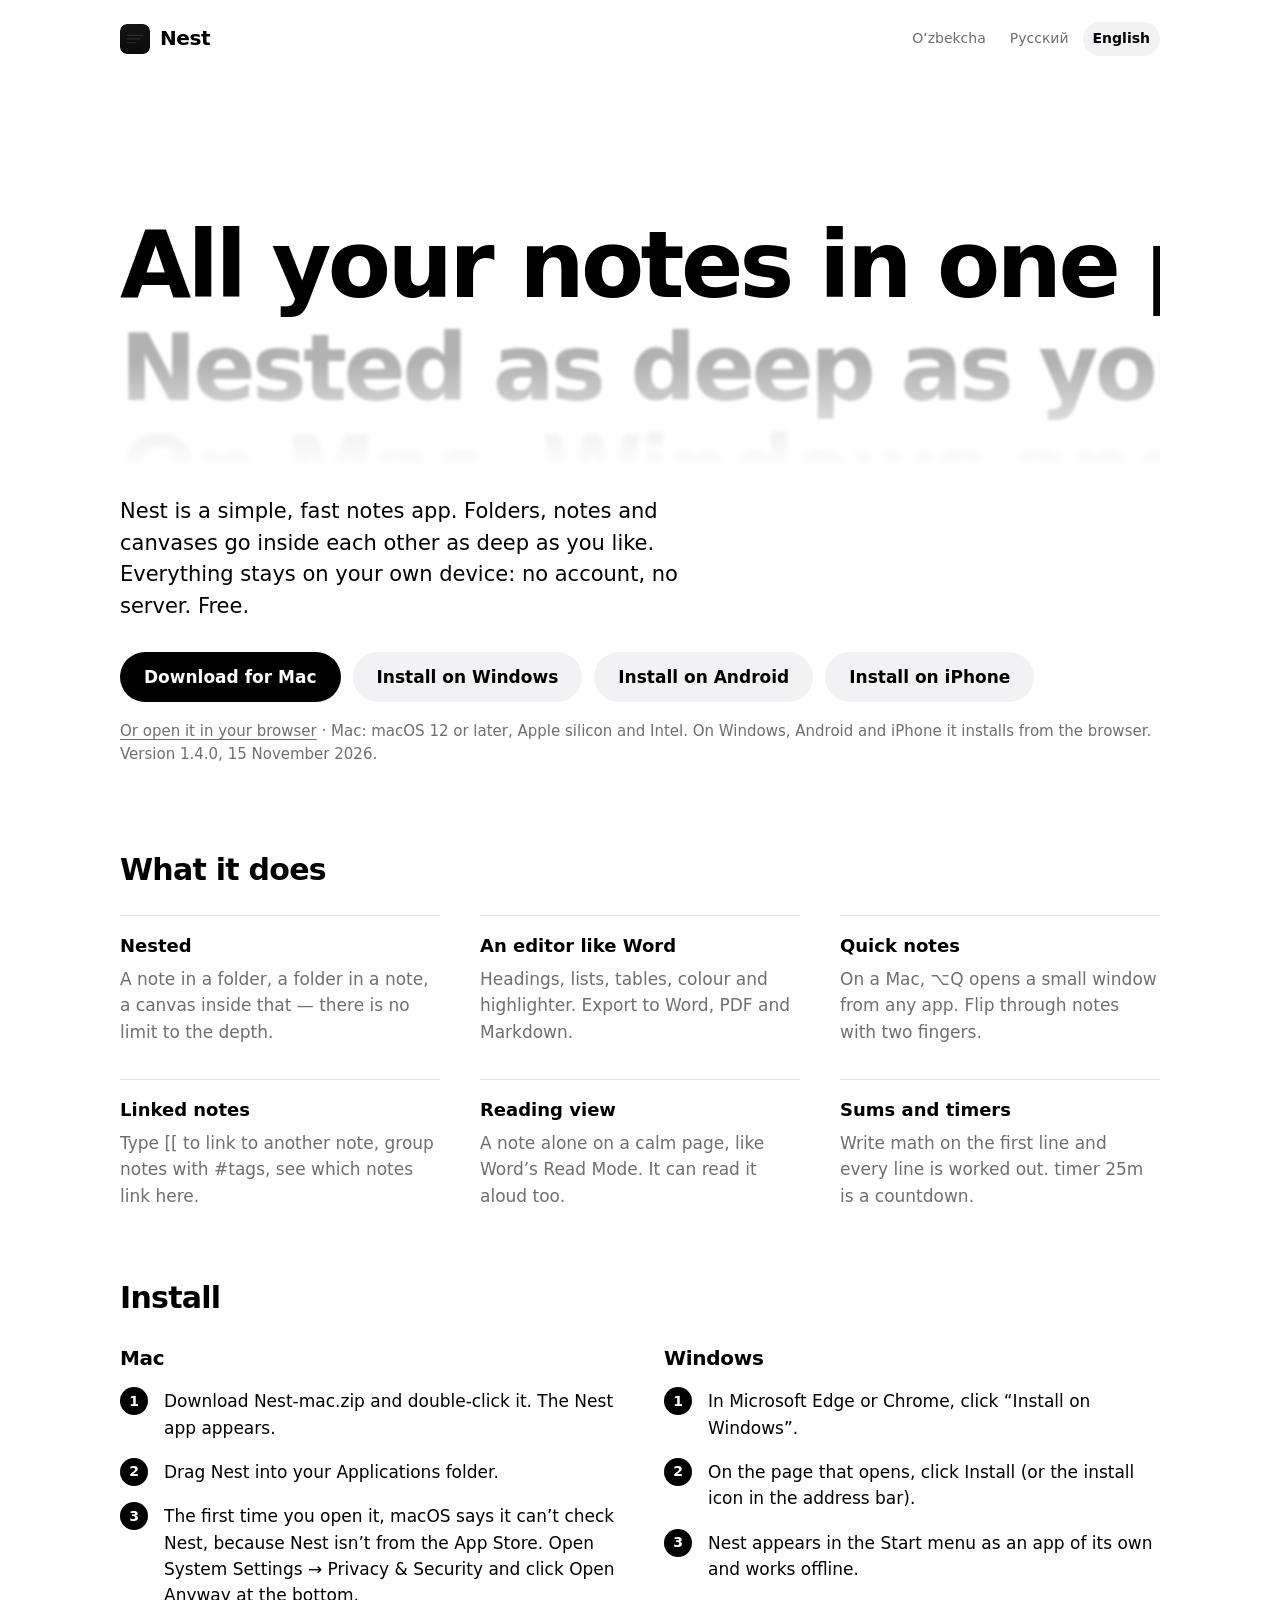
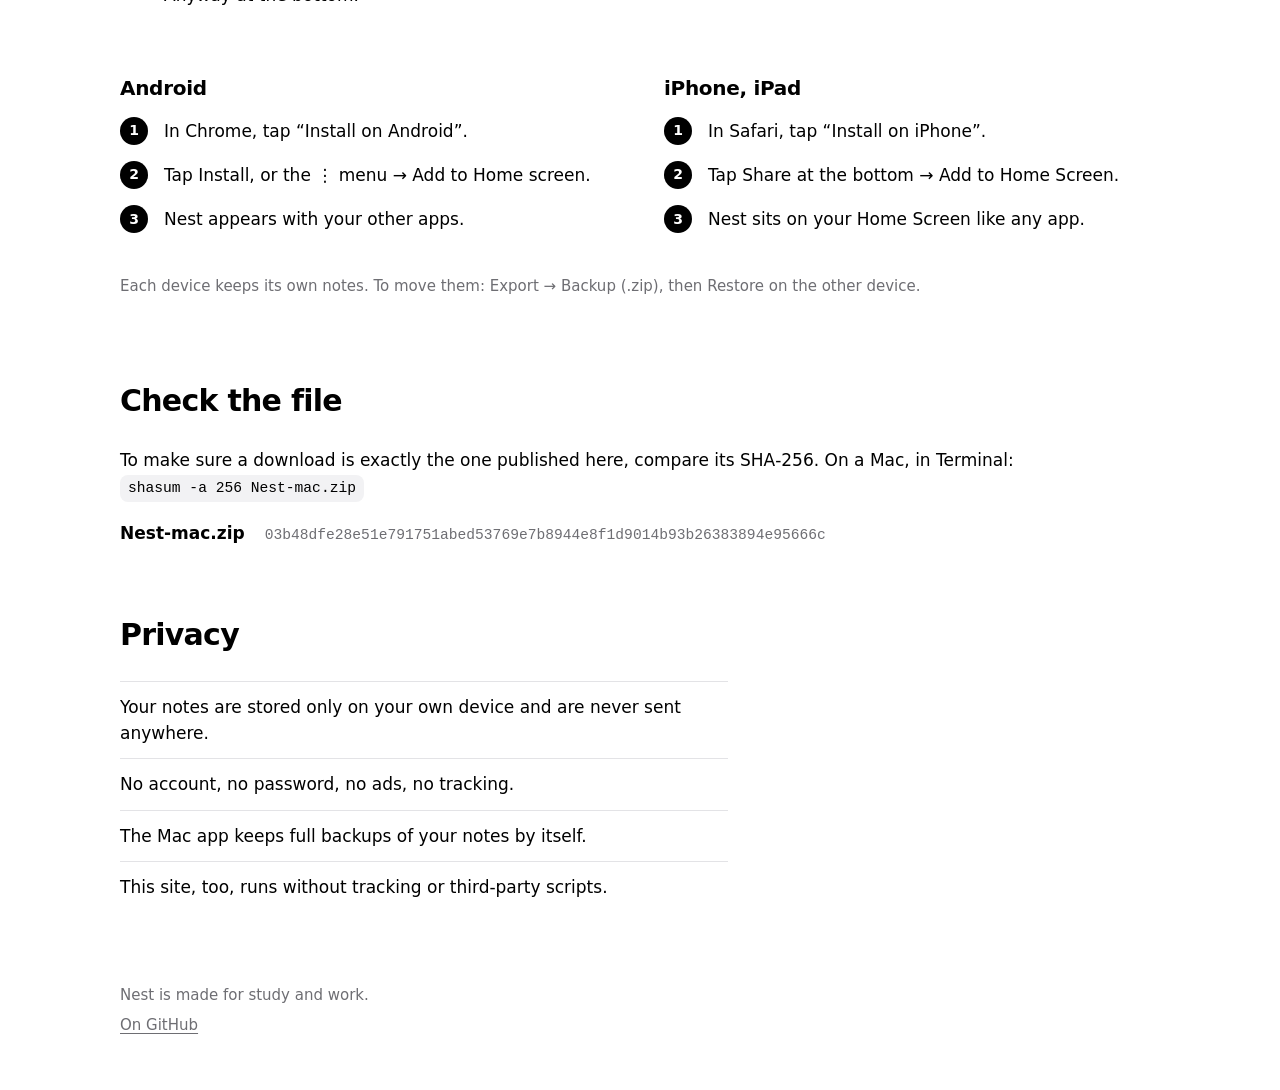
<file: index.html>
<!doctype html>
<html lang="uz">
  <head>
    <meta charset="utf-8" />
    <meta name="viewport" content="width=device-width, initial-scale=1" />
    <meta name="color-scheme" content="light dark" />
    <meta name="referrer" content="no-referrer" />
    <meta
      name="description"
      content="Nest — ichma-ich qaydlar ilovasi: papka, qayd va kanvaslar bir-birining ichida. Internetsiz ishlaydi, qaydlar faqat qurilmangizda. Mac, Windows, Android va iPhone uchun bepul."
    />
    <title data-i18n-title="title">Nest — qaydlar ilovasi: Mac, Windows, Android, iPhone</title>
    <link rel="icon" type="image/svg+xml" href="assets/icon.svg" />
    <link rel="apple-touch-icon" href="apple-touch-icon.png" />
    <link rel="stylesheet" href="assets/style.css" />
    <script>
      // Nest installed from this address before the app moved to app/: open the app.
      if (window.matchMedia('(display-mode: standalone)').matches || navigator.standalone === true) {
        location.replace('app/' + location.hash);
      }
    </script>
  </head>
  <body>
    <header class="top">
      <a class="brand" href="./">
        <img src="assets/icon.svg" width="30" height="30" alt="" />
        Nest
      </a>
      <nav class="langs" data-i18n-label="language" aria-label="Til">
        <button type="button" data-lang="uz" aria-pressed="true">Oʻzbekcha</button>
        <button type="button" data-lang="ru" aria-pressed="false">Русский</button>
        <button type="button" data-lang="en" aria-pressed="false">English</button>
      </nav>
    </header>

    <main>
      <section class="hero">
        <h1 class="sr-only" data-i18n="title">Nest — qaydlar ilovasi: Mac, Windows, Android, iPhone</h1>
        <div class="lyrics" aria-hidden="true">
          <ol>
            <li data-i18n="lyric1">Qaydlaringiz bitta joyda.</li>
            <li data-i18n="lyric2">Ichma-ich, istalgancha.</li>
            <li data-i18n="lyric3">Mac, Windows va telefonda.</li>
            <li data-i18n="lyric4">Internetsiz ham.</li>
            <li data-i18n="lyric5">Faqat sizniki.</li>
          </ol>
        </div>
        <p class="lead" data-i18n="lead">
          Nest — oddiy va tez qaydlar ilovasi. Papka, qayd va kanvaslar bir-birining ichiga istalgancha
          joylashadi. Hammasi oʻz qurilmangizda saqlanadi: akkaunt ham, server ham yoʻq. Bepul.
        </p>
        <div class="actions" id="actions">
          <a class="button" id="get-mac" href="download/Nest-mac.zip" data-platform="mac" data-i18n="getMac">Mac uchun yuklab olish</a>
          <a class="button" id="get-windows" href="app/?install=windows" data-platform="windows" data-i18n="getWindows">Windows’ga oʻrnatish</a>
          <a class="button" id="get-android" href="app/?install=android" data-platform="android" data-i18n="getAndroid">Android’ga oʻrnatish</a>
          <a class="button" id="get-iphone" href="app/?install=ios" data-platform="ios" data-i18n="getIphone">iPhone’ga oʻrnatish</a>
        </div>
        <p class="fine">
          <a href="app/" data-i18n="openWeb">Yoki brauzerda oching</a> ·
          <span data-i18n="requirements">Mac: macOS 12 yoki yangisi, Apple silicon va Intel. Windows, Android va iPhone’da brauzer orqali oʻrnatiladi.</span>
          <span id="version"></span>
        </p>
      </section>

      <section aria-labelledby="features-title">
        <h2 id="features-title" data-i18n="featuresTitle">Nima qila oladi</h2>
        <dl class="features">
          <div>
            <dt data-i18n="f1t">Ichma-ich</dt>
            <dd data-i18n="f1d">Papka ichida qayd, qayd ichida papka, uning ichida kanvas — chuqurlikka chek yoʻq.</dd>
          </div>
          <div>
            <dt data-i18n="f2t">Word’dagidek muharrir</dt>
            <dd data-i18n="f2d">Sarlavha, roʻyxat, jadval, rang va marker. Word, PDF va Markdown’ga eksport.</dd>
          </div>
          <div>
            <dt data-i18n="f3t">Tezkor qayd</dt>
            <dd data-i18n="f3d">Mac’da ⌥Q istalgan ilovadan kichik oyna ochadi. Ikki barmoq bilan qaydlarni varaqlaysiz.</dd>
          </div>
          <div>
            <dt data-i18n="f4t">Bogʻlangan qaydlar</dt>
            <dd data-i18n="f4d">[[ yozib boshqa qaydga havola qoʻying, #teglar bilan guruhlang, qaysi qaydlar shunga bogʻlanganini koʻring.</dd>
          </div>
          <div>
            <dt data-i18n="f5t">Oʻqish rejimi</dt>
            <dd data-i18n="f5d">Qayd toza sahifada, Word’ning Read Mode’idek. Xohlasangiz, ovoz chiqarib oʻqib beradi.</dd>
          </div>
          <div>
            <dt data-i18n="f6t">Hisob va taymer</dt>
            <dd data-i18n="f6d">Birinchi qatorga math yozsangiz, har bir qator hisoblanadi. timer 25m — taymer.</dd>
          </div>
        </dl>
      </section>

      <section aria-labelledby="install-title">
        <h2 id="install-title" data-i18n="installTitle">Oʻrnatish</h2>
        <div class="columns">
          <div id="install-mac">
            <h3>Mac</h3>
            <ol class="steps">
              <li data-i18n="mac1">Nest-mac.zip faylini yuklab oling va ustiga ikki marta bosing. Nest ilovasi paydo boʻladi.</li>
              <li data-i18n="mac2">Nest’ni Applications papkasiga torting.</li>
              <li data-i18n="mac3">Birinchi ochishda macOS Nest’ni tekshira olmasligini aytadi, chunki Nest App Store’dan emas. System Settings → Privacy &amp; Security boʻlimining pastida Open Anyway’ni bosing.</li>
            </ol>
          </div>
          <div id="install-windows">
            <h3>Windows</h3>
            <ol class="steps">
              <li data-i18n="win1">Microsoft Edge yoki Chrome’da «Windows’ga oʻrnatish» tugmasini bosing.</li>
              <li data-i18n="win2">Ochilgan sahifada Install’ni bosing (yoki adres qatoridagi oʻrnatish belgisini).</li>
              <li data-i18n="win3">Nest Start menyusida alohida ilova boʻlib turadi va internetsiz ham ishlaydi.</li>
            </ol>
          </div>
          <div id="install-android">
            <h3>Android</h3>
            <ol class="steps">
              <li data-i18n="and1">Chrome’da «Android’ga oʻrnatish» tugmasini bosing.</li>
              <li data-i18n="and2">Install’ni bosing yoki menyu ⋮ → Add to Home screen.</li>
              <li data-i18n="and3">Nest ilovalar roʻyxatida paydo boʻladi.</li>
            </ol>
          </div>
          <div id="install-ios">
            <h3>iPhone, iPad</h3>
            <ol class="steps">
              <li data-i18n="ios1">Safari’da «iPhone’ga oʻrnatish» tugmasini bosing.</li>
              <li data-i18n="ios2">Pastdagi Share (Ulashish) → Add to Home Screen.</li>
              <li data-i18n="ios3">Nest bosh ekranda ilova boʻlib turadi.</li>
            </ol>
          </div>
        </div>
        <p class="fine" data-i18n="syncNote">
          Qaydlar har bir qurilmada alohida saqlanadi. Boshqa qurilmaga koʻchirish uchun: Export → Backup (.zip), keyin
          yangi joyda Restore.
        </p>
      </section>

      <section aria-labelledby="verify-title" id="verify" hidden>
        <h2 id="verify-title" data-i18n="checksumTitle">Fayl toʻgʻriligini tekshirish</h2>
        <p>
          <span data-i18n="checksumText">Yuklab olingan fayl shu yerdagi bilan aynan bir xil ekanini SHA‑256 orqali tekshirish mumkin. Mac’da Terminal’da:</span>
          <code class="command">shasum -a 256 Nest-mac.zip</code>
        </p>
        <dl class="sums">
          <dt>Nest-mac.zip</dt>
          <dd><code id="sum-mac">—</code></dd>
        </dl>
      </section>

      <section aria-labelledby="privacy-title">
        <h2 id="privacy-title" data-i18n="privacyTitle">Maxfiylik</h2>
        <ul class="plain">
          <li data-i18n="p1">Qaydlaringiz faqat oʻz qurilmangizda saqlanadi va hech qanday serverga yuborilmaydi.</li>
          <li data-i18n="p2">Akkaunt, parol, reklama va kuzatuv yoʻq.</li>
          <li data-i18n="p3">Mac ilovasi qaydlarning toʻliq zaxira nusxasini oʻzi yozib boradi.</li>
          <li data-i18n="p4">Bu sayt ham kuzatuvsiz va begona skriptlarsiz ishlaydi.</li>
        </ul>
      </section>
    </main>

    <footer class="foot">
      <p data-i18n="footer">Nest oʻqish va ishlash uchun qilingan.</p>
      <p><a href="https://github.com/student727499-cell/nest" data-i18n="footerSource">GitHub’da</a></p>
    </footer>

    <script src="assets/i18n.js"></script>
    <script src="assets/site.js"></script>
  </body>
</html>
</file>
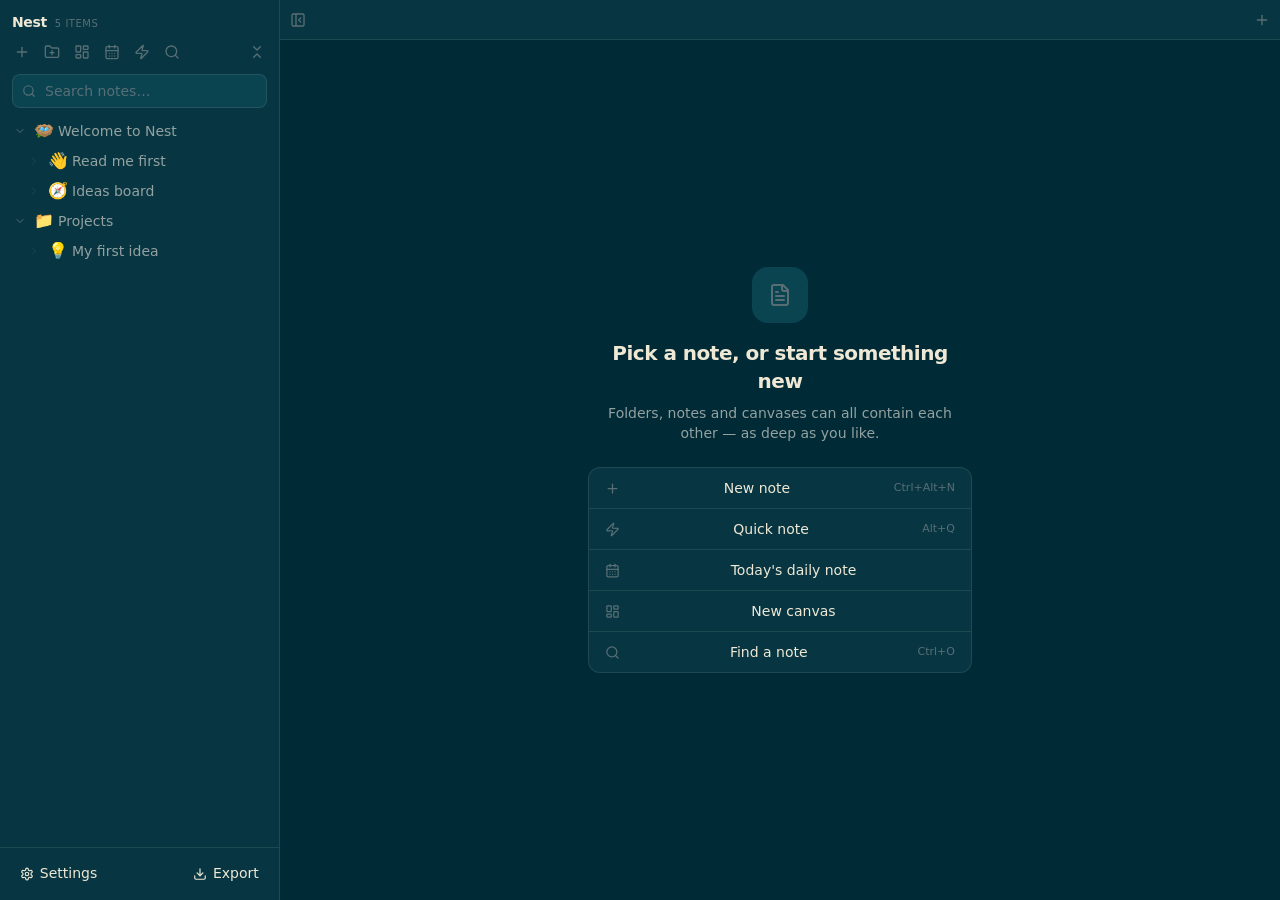
<file: app/index.html>
<!doctype html>
<html lang="en">
  <head>
    <meta charset="UTF-8" />
    <link rel="icon" type="image/svg+xml" href="favicon.svg" />
    <!-- Full-bleed, no transparency: iOS rounds the corners itself and would
         paint transparent pixels black. -->
    <link rel="apple-touch-icon" sizes="180x180" href="apple-touch-icon.png" />
    <meta name="viewport" content="width=device-width, initial-scale=1.0, viewport-fit=cover" />
    <meta name="theme-color" content="#002b36" />
    <!-- Installed-app behaviour on iPhone / iPad ("Add to Home Screen"). -->
    <meta name="apple-mobile-web-app-capable" content="yes" />
    <meta name="mobile-web-app-capable" content="yes" />
    <meta name="apple-mobile-web-app-title" content="Nest" />
    <!-- "default" keeps the status bar readable on light and dark themes alike;
         the app content starts below it. -->
    <meta name="apple-mobile-web-app-status-bar-style" content="default" />
    <meta name="application-name" content="Nest" />
    <meta name="format-detection" content="telephone=no" />
    <script>
      // Apply the saved theme before first paint. Without this, React applies
      // the theme in an effect *after* the first render, so a dark-themed user
      // sees a white flash on every load.
      (function () {
        try {
          var raw = localStorage.getItem('nest.settings.v1');
          var s = raw ? JSON.parse(raw) : {};
          var theme = s.theme;
          if (s.themeMode === 'system') {
            var dark = window.matchMedia && window.matchMedia('(prefers-color-scheme: dark)').matches;
            theme = dark ? s.themeDark || 'solarized' : s.themeLight || 'light';
          }
          document.documentElement.setAttribute('data-theme', theme || 'solarized');
        } catch (e) {
          document.documentElement.setAttribute('data-theme', 'solarized');
        }
      })();
    </script>
    <meta
      name="description"
      content="Nest — a note-taking app where folders, notes and canvases nest infinitely. Local-first, fast, private. Works offline on phone and desktop."
    />
    <title>Nest</title>
    <script type="module" crossorigin src="./assets/index-BFDoGp11.js"></script>
    <link rel="stylesheet" crossorigin href="./assets/index-BJkKad5u.css">
  <link rel="manifest" href="./manifest.webmanifest"></head>
  <body>
    <div id="root"></div>
  </body>
</html>
</file>
<file: assets/style.css>
/* Nest website: quiet black and white like the app's icon, in the system typeface. */

:root {
  --paper: #ffffff;
  --ink: #000000;
  --mute: #6e6e73;
  --line: #e3e3e6;
  --soft: #f2f2f4;
  --soft-hover: #e8e8eb;
  --measure: 38rem;
  --page: 68rem;
  --gutter: 24px;
  color-scheme: light;
}

@media (prefers-color-scheme: dark) {
  :root {
    --paper: #000000;
    --ink: #ffffff;
    --mute: #a1a1a6;
    --line: #2b2b2e;
    --soft: #1c1c1e;
    --soft-hover: #2a2a2d;
    color-scheme: dark;
  }
}

*,
*::before,
*::after {
  box-sizing: border-box;
}

html {
  -webkit-text-size-adjust: 100%;
  text-size-adjust: 100%;
}

body {
  margin: 0;
  background: var(--paper);
  color: var(--ink);
  font-family: -apple-system, BlinkMacSystemFont, "SF Pro Text", "SF Pro Display", system-ui, "Segoe UI", Roboto, "Helvetica Neue", Arial, sans-serif;
  font-size: 17px;
  line-height: 1.55;
  -webkit-font-smoothing: antialiased;
}

a {
  color: inherit;
  text-underline-offset: 0.18em;
  text-decoration-thickness: 1px;
}

a:hover {
  text-decoration-thickness: 2px;
}

:focus-visible {
  outline: 2px solid var(--ink);
  outline-offset: 3px;
  border-radius: 4px;
}

code {
  font-family: ui-monospace, "SF Mono", Menlo, Consolas, monospace;
  font-size: 0.86em;
}

.sr-only {
  position: absolute;
  width: 1px;
  height: 1px;
  margin: -1px;
  padding: 0;
  overflow: hidden;
  clip: rect(0 0 0 0);
  white-space: nowrap;
  border: 0;
}

/* Top bar ---------------------------------------------------------------------------------- */

.top {
  max-width: var(--page);
  margin: 0 auto;
  padding: 22px var(--gutter);
  display: flex;
  align-items: center;
  justify-content: space-between;
  gap: 16px;
}

.brand {
  display: inline-flex;
  align-items: center;
  gap: 10px;
  font-size: 20px;
  font-weight: 700;
  letter-spacing: -0.02em;
  text-decoration: none;
}

.brand img {
  display: block;
  border-radius: 7px;
}

@media (prefers-color-scheme: dark) {
  .brand img {
    box-shadow: 0 0 0 1px var(--line);
  }
}

.langs {
  display: flex;
  gap: 4px;
}

.langs button {
  appearance: none;
  border: 0;
  background: transparent;
  color: var(--mute);
  font: inherit;
  font-size: 14px;
  padding: 6px 10px;
  border-radius: 999px;
  cursor: pointer;
}

.langs button:hover {
  color: var(--ink);
}

.langs button[aria-pressed="true"] {
  color: var(--ink);
  background: var(--soft);
  font-weight: 600;
}

/* Page ------------------------------------------------------------------------------------- */

main,
.foot {
  max-width: var(--page);
  margin: 0 auto;
  padding: 0 var(--gutter);
}

section {
  padding: 72px 0 0;
}

h2 {
  margin: 0 0 28px;
  font-size: 30px;
  line-height: 1.15;
  font-weight: 700;
  letter-spacing: -0.025em;
}

h3 {
  margin: 0 0 14px;
  font-size: 20px;
  font-weight: 700;
  letter-spacing: -0.015em;
}

p {
  margin: 0 0 14px;
}

.fine {
  color: var(--mute);
  font-size: 15px;
}

/* Hero: the lines move by, one in focus ---------------------------------------------------- */

.hero {
  padding-top: 40px;
}

.lyrics {
  --line-height: 1.12em;
  font-size: clamp(40px, 7.4vw, 92px);
  font-weight: 800;
  letter-spacing: -0.04em;
  line-height: var(--line-height);
  height: calc(var(--line-height) * 3.4);
  overflow: hidden;
  -webkit-mask-image: linear-gradient(to bottom, transparent 0, #000 22%, #000 70%, transparent 100%);
  mask-image: linear-gradient(to bottom, transparent 0, #000 22%, #000 70%, transparent 100%);
  margin: 0 0 28px;
  user-select: none;
}

.lyrics ol {
  list-style: none;
  margin: 0;
  padding: 0;
  transition: transform 0.8s cubic-bezier(0.22, 0.8, 0.24, 1);
}

.lyrics li {
  white-space: nowrap;
  transition: opacity 0.8s ease, filter 0.8s ease;
  opacity: 0.12;
  filter: blur(3.5px);
}

.lyrics li[data-d="0"] {
  opacity: 1;
  filter: none;
}

.lyrics li[data-d="1"] {
  opacity: 0.3;
  filter: blur(1.4px);
}

.lyrics li[data-d="2"] {
  opacity: 0.16;
  filter: blur(2.6px);
}

.lyrics.still ol,
.lyrics.still li {
  transition: none;
}

.lead {
  max-width: var(--measure);
  font-size: 21px;
  line-height: 1.5;
  margin-bottom: 30px;
}

.actions {
  display: flex;
  flex-wrap: wrap;
  gap: 12px;
  margin-bottom: 18px;
}

.button {
  display: inline-flex;
  align-items: center;
  justify-content: center;
  min-height: 50px;
  padding: 0 24px;
  border-radius: 999px;
  background: var(--soft);
  color: var(--ink);
  font-weight: 600;
  font-size: 17px;
  text-decoration: none;
  border: 0;
  cursor: pointer;
  font-family: inherit;
}

.button:hover {
  background: var(--soft-hover);
  text-decoration: none;
}

.button.primary {
  background: var(--ink);
  color: var(--paper);
}

.button.primary:hover {
  opacity: 0.86;
}

/* Features --------------------------------------------------------------------------------- */

.features {
  display: grid;
  grid-template-columns: repeat(3, minmax(0, 1fr));
  gap: 34px 40px;
  margin: 0;
}

.features div {
  border-top: 1px solid var(--line);
  padding-top: 16px;
}

.features dt {
  font-weight: 700;
  font-size: 18px;
  margin-bottom: 6px;
}

.features dd {
  margin: 0;
  color: var(--mute);
}

/* Install: real steps, so they are numbered ------------------------------------------------ */

.columns {
  display: grid;
  grid-template-columns: repeat(2, minmax(0, 1fr));
  gap: 40px 48px;
  margin-bottom: 18px;
}

.steps {
  list-style: none;
  counter-reset: step;
  margin: 0 0 6px;
  padding: 0;
}

.steps li {
  counter-increment: step;
  position: relative;
  padding: 0 0 18px 44px;
  max-width: var(--measure);
}

.steps li::before {
  content: counter(step);
  position: absolute;
  left: 0;
  top: -1px;
  width: 28px;
  height: 28px;
  border-radius: 50%;
  background: var(--ink);
  color: var(--paper);
  font-size: 14px;
  font-weight: 700;
  display: grid;
  place-items: center;
}

/* Checksum --------------------------------------------------------------------------------- */

.sums {
  display: grid;
  grid-template-columns: max-content minmax(0, 1fr);
  gap: 10px 20px;
  margin: 18px 0 0;
}

.sums dt {
  font-weight: 600;
}

.sums dd {
  margin: 0;
  color: var(--mute);
  overflow-wrap: anywhere;
}

.command {
  display: inline-block;
  background: var(--soft);
  border-radius: 8px;
  padding: 2px 8px;
  overflow-wrap: anywhere;
  user-select: all;
}

/* Privacy ---------------------------------------------------------------------------------- */

.plain {
  list-style: none;
  margin: 0;
  padding: 0;
  max-width: var(--measure);
}

.plain li {
  padding: 12px 0;
  border-top: 1px solid var(--line);
}

/* Footer ----------------------------------------------------------------------------------- */

.foot {
  padding-top: 72px;
  padding-bottom: 48px;
  color: var(--mute);
  font-size: 15px;
}

.foot p {
  margin: 0 0 6px;
}

/* Small screens ---------------------------------------------------------------------------- */

@media (max-width: 760px) {
  :root {
    --gutter: 16px;
  }

  section {
    padding-top: 56px;
  }

  .features {
    grid-template-columns: minmax(0, 1fr);
    gap: 22px;
  }

  .columns {
    grid-template-columns: minmax(0, 1fr);
    gap: 28px;
  }

  .lead {
    font-size: 19px;
  }

  .actions .button {
    flex: 1 1 100%;
  }

  .lyrics {
    font-size: clamp(30px, 9vw, 44px);
    height: calc(var(--line-height) * 4.6);
  }

  .lyrics li {
    white-space: normal;
  }

  .sums {
    grid-template-columns: minmax(0, 1fr);
    gap: 4px;
  }
}

@media (min-width: 761px) and (max-width: 1000px) {
  .features {
    grid-template-columns: repeat(2, minmax(0, 1fr));
  }
}

@media (prefers-reduced-motion: reduce) {
  .lyrics {
    height: auto;
    -webkit-mask-image: none;
    mask-image: none;
  }

  .lyrics li,
  .lyrics li[data-d] {
    opacity: 1;
    filter: none;
    transition: none;
  }

  .lyrics li[aria-hidden="true"] {
    display: none;
  }
}
</file>
<file: app/assets/index-BJkKad5u.css>
*,:before,:after{--tw-border-spacing-x: 0;--tw-border-spacing-y: 0;--tw-translate-x: 0;--tw-translate-y: 0;--tw-rotate: 0;--tw-skew-x: 0;--tw-skew-y: 0;--tw-scale-x: 1;--tw-scale-y: 1;--tw-pan-x: ;--tw-pan-y: ;--tw-pinch-zoom: ;--tw-scroll-snap-strictness: proximity;--tw-gradient-from-position: ;--tw-gradient-via-position: ;--tw-gradient-to-position: ;--tw-ordinal: ;--tw-slashed-zero: ;--tw-numeric-figure: ;--tw-numeric-spacing: ;--tw-numeric-fraction: ;--tw-ring-inset: ;--tw-ring-offset-width: 0px;--tw-ring-offset-color: #fff;--tw-ring-color: rgb(59 130 246 / .5);--tw-ring-offset-shadow: 0 0 #0000;--tw-ring-shadow: 0 0 #0000;--tw-shadow: 0 0 #0000;--tw-shadow-colored: 0 0 #0000;--tw-blur: ;--tw-brightness: ;--tw-contrast: ;--tw-grayscale: ;--tw-hue-rotate: ;--tw-invert: ;--tw-saturate: ;--tw-sepia: ;--tw-drop-shadow: ;--tw-backdrop-blur: ;--tw-backdrop-brightness: ;--tw-backdrop-contrast: ;--tw-backdrop-grayscale: ;--tw-backdrop-hue-rotate: ;--tw-backdrop-invert: ;--tw-backdrop-opacity: ;--tw-backdrop-saturate: ;--tw-backdrop-sepia: ;--tw-contain-size: ;--tw-contain-layout: ;--tw-contain-paint: ;--tw-contain-style: }::backdrop{--tw-border-spacing-x: 0;--tw-border-spacing-y: 0;--tw-translate-x: 0;--tw-translate-y: 0;--tw-rotate: 0;--tw-skew-x: 0;--tw-skew-y: 0;--tw-scale-x: 1;--tw-scale-y: 1;--tw-pan-x: ;--tw-pan-y: ;--tw-pinch-zoom: ;--tw-scroll-snap-strictness: proximity;--tw-gradient-from-position: ;--tw-gradient-via-position: ;--tw-gradient-to-position: ;--tw-ordinal: ;--tw-slashed-zero: ;--tw-numeric-figure: ;--tw-numeric-spacing: ;--tw-numeric-fraction: ;--tw-ring-inset: ;--tw-ring-offset-width: 0px;--tw-ring-offset-color: #fff;--tw-ring-color: rgb(59 130 246 / .5);--tw-ring-offset-shadow: 0 0 #0000;--tw-ring-shadow: 0 0 #0000;--tw-shadow: 0 0 #0000;--tw-shadow-colored: 0 0 #0000;--tw-blur: ;--tw-brightness: ;--tw-contrast: ;--tw-grayscale: ;--tw-hue-rotate: ;--tw-invert: ;--tw-saturate: ;--tw-sepia: ;--tw-drop-shadow: ;--tw-backdrop-blur: ;--tw-backdrop-brightness: ;--tw-backdrop-contrast: ;--tw-backdrop-grayscale: ;--tw-backdrop-hue-rotate: ;--tw-backdrop-invert: ;--tw-backdrop-opacity: ;--tw-backdrop-saturate: ;--tw-backdrop-sepia: ;--tw-contain-size: ;--tw-contain-layout: ;--tw-contain-paint: ;--tw-contain-style: }*,:before,:after{box-sizing:border-box;border-width:0;border-style:solid;border-color:#e5e7eb}:before,:after{--tw-content: ""}html,:host{line-height:1.5;-webkit-text-size-adjust:100%;-moz-tab-size:4;-o-tab-size:4;tab-size:4;font-family:var(--font-sans),system-ui,sans-serif;font-feature-settings:normal;font-variation-settings:normal;-webkit-tap-highlight-color:transparent}body{margin:0;line-height:inherit}hr{height:0;color:inherit;border-top-width:1px}abbr:where([title]){-webkit-text-decoration:underline dotted;text-decoration:underline dotted}h1,h2,h3,h4,h5,h6{font-size:inherit;font-weight:inherit}a{color:inherit;text-decoration:inherit}b,strong{font-weight:bolder}code,kbd,samp,pre{font-family:var(--font-mono),ui-monospace,monospace;font-feature-settings:normal;font-variation-settings:normal;font-size:1em}small{font-size:80%}sub,sup{font-size:75%;line-height:0;position:relative;vertical-align:baseline}sub{bottom:-.25em}sup{top:-.5em}table{text-indent:0;border-color:inherit;border-collapse:collapse}button,input,optgroup,select,textarea{font-family:inherit;font-feature-settings:inherit;font-variation-settings:inherit;font-size:100%;font-weight:inherit;line-height:inherit;letter-spacing:inherit;color:inherit;margin:0;padding:0}button,select{text-transform:none}button,input:where([type=button]),input:where([type=reset]),input:where([type=submit]){-webkit-appearance:button;background-color:transparent;background-image:none}:-moz-focusring{outline:auto}:-moz-ui-invalid{box-shadow:none}progress{vertical-align:baseline}::-webkit-inner-spin-button,::-webkit-outer-spin-button{height:auto}[type=search]{-webkit-appearance:textfield;outline-offset:-2px}::-webkit-search-decoration{-webkit-appearance:none}::-webkit-file-upload-button{-webkit-appearance:button;font:inherit}summary{display:list-item}blockquote,dl,dd,h1,h2,h3,h4,h5,h6,hr,figure,p,pre{margin:0}fieldset{margin:0;padding:0}legend{padding:0}ol,ul,menu{list-style:none;margin:0;padding:0}dialog{padding:0}textarea{resize:vertical}input::-moz-placeholder,textarea::-moz-placeholder{opacity:1;color:#9ca3af}input::placeholder,textarea::placeholder{opacity:1;color:#9ca3af}button,[role=button]{cursor:pointer}:disabled{cursor:default}img,svg,video,canvas,audio,iframe,embed,object{display:block;vertical-align:middle}img,video{max-width:100%;height:auto}[hidden]:where(:not([hidden=until-found])){display:none}.container{width:100%}@media (min-width: 640px){.container{max-width:640px}}@media (min-width: 768px){.container{max-width:768px}}@media (min-width: 1024px){.container{max-width:1024px}}@media (min-width: 1280px){.container{max-width:1280px}}@media (min-width: 1536px){.container{max-width:1536px}}.pointer-events-none{pointer-events:none}.visible{visibility:visible}.collapse{visibility:collapse}.static{position:static}.fixed{position:fixed}.absolute{position:absolute}.relative{position:relative}.inset-0{top:0;right:0;bottom:0;left:0}.inset-x-0{left:0;right:0}.inset-y-0{top:0;bottom:0}.bottom-3{bottom:.75rem}.bottom-\[calc\(16px\+env\(safe-area-inset-bottom\)\)\]{bottom:calc(16px + env(safe-area-inset-bottom))}.left-0{left:0}.left-1\/2{left:50%}.left-2\.5{left:.625rem}.right-0{right:0}.right-1{right:.25rem}.top-0{top:0}.top-0\.5{top:.125rem}.top-1\/2{top:50%}.top-\[calc\(8px\+env\(safe-area-inset-top\)\)\]{top:calc(8px + env(safe-area-inset-top))}.z-10{z-index:10}.z-30{z-index:30}.z-40{z-index:40}.z-50{z-index:50}.z-\[60\]{z-index:60}.z-\[65\]{z-index:65}.z-\[70\]{z-index:70}.m-0{margin:0}.-my-1{margin-top:-.25rem;margin-bottom:-.25rem}.mx-0\.5{margin-left:.125rem;margin-right:.125rem}.mx-1{margin-left:.25rem;margin-right:.25rem}.mx-auto{margin-left:auto;margin-right:auto}.my-1{margin-top:.25rem;margin-bottom:.25rem}.my-auto{margin-top:auto;margin-bottom:auto}.-mr-1{margin-right:-.25rem}.mb-0\.5{margin-bottom:.125rem}.mb-1{margin-bottom:.25rem}.mb-2{margin-bottom:.5rem}.mb-3{margin-bottom:.75rem}.mb-4{margin-bottom:1rem}.ml-1{margin-left:.25rem}.ml-auto{margin-left:auto}.mt-0\.5{margin-top:.125rem}.mt-1{margin-top:.25rem}.mt-1\.5{margin-top:.375rem}.mt-2{margin-top:.5rem}.mt-3{margin-top:.75rem}.mt-4{margin-top:1rem}.mt-5{margin-top:1.25rem}.mt-6{margin-top:1.5rem}.block{display:block}.inline{display:inline}.flex{display:flex}.inline-flex{display:inline-flex}.table{display:table}.grid{display:grid}.contents{display:contents}.hidden{display:none}.\!h-5{height:1.25rem!important}.h-10{height:2.5rem}.h-12{height:3rem}.h-14{height:3.5rem}.h-2{height:.5rem}.h-5{height:1.25rem}.h-6{height:1.5rem}.h-\[100dvh\]{height:100dvh}.h-\[2px\]{height:2px}.h-full{height:100%}.h-screen{height:100vh}.max-h-44{max-height:11rem}.max-h-48{max-height:12rem}.max-h-\[70vh\]{max-height:70vh}.max-h-\[min\(88dvh\,820px\)\]{max-height:min(88dvh,820px)}.min-h-0{min-height:0px}.min-h-\[22px\]{min-height:22px}.\!w-5{width:1.25rem!important}.w-1{width:.25rem}.w-10{width:2.5rem}.w-14{width:3.5rem}.w-5{width:1.25rem}.w-8{width:2rem}.w-\[180px\]{width:180px}.w-\[86vw\]{width:86vw}.w-\[min\(560px\,calc\(100vw-16px\)\)\]{width:min(560px,calc(100vw - 16px))}.w-full{width:100%}.w-px{width:1px}.w-screen{width:100vw}.min-w-0{min-width:0px}.min-w-\[180px\]{min-width:180px}.min-w-\[200px\]{min-width:200px}.min-w-\[48px\]{min-width:48px}.min-w-\[96px\]{min-width:96px}.max-w-2xl{max-width:42rem}.max-w-\[160px\]{max-width:160px}.max-w-\[200px\]{max-width:200px}.max-w-\[230px\]{max-width:230px}.max-w-\[330px\]{max-width:330px}.max-w-\[45\%\]{max-width:45%}.max-w-lg{max-width:32rem}.max-w-md{max-width:28rem}.max-w-sm{max-width:24rem}.max-w-xl{max-width:36rem}.max-w-xs{max-width:20rem}.flex-1{flex:1 1 0%}.shrink{flex-shrink:1}.shrink-0{flex-shrink:0}.-translate-x-1\/2{--tw-translate-x: -50%;transform:translate(var(--tw-translate-x),var(--tw-translate-y)) rotate(var(--tw-rotate)) skew(var(--tw-skew-x)) skewY(var(--tw-skew-y)) scaleX(var(--tw-scale-x)) scaleY(var(--tw-scale-y))}.-translate-x-full{--tw-translate-x: -100%;transform:translate(var(--tw-translate-x),var(--tw-translate-y)) rotate(var(--tw-rotate)) skew(var(--tw-skew-x)) skewY(var(--tw-skew-y)) scaleX(var(--tw-scale-x)) scaleY(var(--tw-scale-y))}.-translate-y-1\/2{--tw-translate-y: -50%;transform:translate(var(--tw-translate-x),var(--tw-translate-y)) rotate(var(--tw-rotate)) skew(var(--tw-skew-x)) skewY(var(--tw-skew-y)) scaleX(var(--tw-scale-x)) scaleY(var(--tw-scale-y))}.translate-x-0{--tw-translate-x: 0px;transform:translate(var(--tw-translate-x),var(--tw-translate-y)) rotate(var(--tw-rotate)) skew(var(--tw-skew-x)) skewY(var(--tw-skew-y)) scaleX(var(--tw-scale-x)) scaleY(var(--tw-scale-y))}.translate-x-0\.5{--tw-translate-x: .125rem;transform:translate(var(--tw-translate-x),var(--tw-translate-y)) rotate(var(--tw-rotate)) skew(var(--tw-skew-x)) skewY(var(--tw-skew-y)) scaleX(var(--tw-scale-x)) scaleY(var(--tw-scale-y))}.translate-x-\[18px\]{--tw-translate-x: 18px;transform:translate(var(--tw-translate-x),var(--tw-translate-y)) rotate(var(--tw-rotate)) skew(var(--tw-skew-x)) skewY(var(--tw-skew-y)) scaleX(var(--tw-scale-x)) scaleY(var(--tw-scale-y))}.rotate-90{--tw-rotate: 90deg;transform:translate(var(--tw-translate-x),var(--tw-translate-y)) rotate(var(--tw-rotate)) skew(var(--tw-skew-x)) skewY(var(--tw-skew-y)) scaleX(var(--tw-scale-x)) scaleY(var(--tw-scale-y))}.transform{transform:translate(var(--tw-translate-x),var(--tw-translate-y)) rotate(var(--tw-rotate)) skew(var(--tw-skew-x)) skewY(var(--tw-skew-y)) scaleX(var(--tw-scale-x)) scaleY(var(--tw-scale-y))}.animate-fade-in{animation:fadeIn .16s ease-out}@keyframes slideUp{0%{opacity:0;transform:translateY(8px)}to{opacity:1;transform:translateY(0)}}.animate-slide-up{animation:slideUp .18s cubic-bezier(.2,.8,.2,1)}@keyframes spin{to{transform:rotate(360deg)}}.animate-spin{animation:spin 1s linear infinite}.cursor-col-resize{cursor:col-resize}.cursor-grab{cursor:grab}.cursor-pointer{cursor:pointer}.cursor-text{cursor:text}.select-none{-webkit-user-select:none;-moz-user-select:none;user-select:none}.resize-none{resize:none}.resize{resize:both}.list-none{list-style-type:none}.grid-cols-1{grid-template-columns:repeat(1,minmax(0,1fr))}.grid-cols-2{grid-template-columns:repeat(2,minmax(0,1fr))}.flex-col{flex-direction:column}.flex-wrap{flex-wrap:wrap}.items-start{align-items:flex-start}.items-center{align-items:center}.items-baseline{align-items:baseline}.items-stretch{align-items:stretch}.justify-end{justify-content:flex-end}.justify-center{justify-content:center}.justify-between{justify-content:space-between}.gap-0\.5{gap:.125rem}.gap-1{gap:.25rem}.gap-1\.5{gap:.375rem}.gap-2{gap:.5rem}.gap-2\.5{gap:.625rem}.gap-3{gap:.75rem}.gap-4{gap:1rem}.space-y-1>:not([hidden])~:not([hidden]){--tw-space-y-reverse: 0;margin-top:calc(.25rem * calc(1 - var(--tw-space-y-reverse)));margin-bottom:calc(.25rem * var(--tw-space-y-reverse))}.space-y-1\.5>:not([hidden])~:not([hidden]){--tw-space-y-reverse: 0;margin-top:calc(.375rem * calc(1 - var(--tw-space-y-reverse)));margin-bottom:calc(.375rem * var(--tw-space-y-reverse))}.space-y-2>:not([hidden])~:not([hidden]){--tw-space-y-reverse: 0;margin-top:calc(.5rem * calc(1 - var(--tw-space-y-reverse)));margin-bottom:calc(.5rem * var(--tw-space-y-reverse))}.space-y-6>:not([hidden])~:not([hidden]){--tw-space-y-reverse: 0;margin-top:calc(1.5rem * calc(1 - var(--tw-space-y-reverse)));margin-bottom:calc(1.5rem * var(--tw-space-y-reverse))}.overflow-auto{overflow:auto}.overflow-hidden{overflow:hidden}.overflow-x-auto{overflow-x:auto}.overflow-y-auto{overflow-y:auto}.truncate{overflow:hidden;text-overflow:ellipsis;white-space:nowrap}.whitespace-nowrap{white-space:nowrap}.whitespace-pre-line{white-space:pre-line}.rounded{border-radius:.25rem}.rounded-2xl{border-radius:1rem}.rounded-\[10px\]{border-radius:10px}.rounded-full{border-radius:9999px}.rounded-lg{border-radius:.5rem}.rounded-md{border-radius:.375rem}.rounded-xl{border-radius:.75rem}.border{border-width:1px}.border-2{border-width:2px}.border-b{border-bottom-width:1px}.border-r{border-right-width:1px}.border-t{border-top-width:1px}.border-dashed{border-style:dashed}.border-accent{border-color:var(--accent)}.border-border{border-color:var(--border)}.border-transparent{border-color:transparent}.bg-\[color-mix\(in_srgb\,var\(--danger\)_12\%\,transparent\)\]{background-color:color-mix(in srgb,var(--danger) 12%,transparent)}.bg-accent{background-color:var(--accent)}.bg-accent-soft{background-color:var(--accent-soft)}.bg-bg{background-color:var(--bg)}.bg-bg-elev{background-color:var(--bg-elev)}.bg-bg-soft{background-color:var(--bg-soft)}.bg-black\/40{background-color:#0006}.bg-border{background-color:var(--border)}.bg-transparent{background-color:transparent}.bg-white{--tw-bg-opacity: 1;background-color:rgb(255 255 255 / var(--tw-bg-opacity, 1))}.p-0{padding:0}.p-0\.5{padding:.125rem}.p-1{padding:.25rem}.p-3{padding:.75rem}.p-6{padding:1.5rem}.px-0\.5{padding-left:.125rem;padding-right:.125rem}.px-1{padding-left:.25rem;padding-right:.25rem}.px-1\.5{padding-left:.375rem;padding-right:.375rem}.px-2{padding-left:.5rem;padding-right:.5rem}.px-2\.5{padding-left:.625rem;padding-right:.625rem}.px-3{padding-left:.75rem;padding-right:.75rem}.px-3\.5{padding-left:.875rem;padding-right:.875rem}.px-4{padding-left:1rem;padding-right:1rem}.px-5{padding-left:1.25rem;padding-right:1.25rem}.py-0\.5{padding-top:.125rem;padding-bottom:.125rem}.py-1{padding-top:.25rem;padding-bottom:.25rem}.py-1\.5{padding-top:.375rem;padding-bottom:.375rem}.py-2{padding-top:.5rem;padding-bottom:.5rem}.py-2\.5{padding-top:.625rem;padding-bottom:.625rem}.py-3{padding-top:.75rem;padding-bottom:.75rem}.py-3\.5{padding-top:.875rem;padding-bottom:.875rem}.py-4{padding-top:1rem;padding-bottom:1rem}.py-5{padding-top:1.25rem;padding-bottom:1.25rem}.py-6{padding-top:1.5rem;padding-bottom:1.5rem}.py-8{padding-top:2rem;padding-bottom:2rem}.py-px{padding-top:1px;padding-bottom:1px}.pb-1{padding-bottom:.25rem}.pb-2{padding-bottom:.5rem}.pb-3{padding-bottom:.75rem}.pl-1{padding-left:.25rem}.pl-3{padding-left:.75rem}.pl-4{padding-left:1rem}.pl-6{padding-left:1.5rem}.pl-8{padding-left:2rem}.pr-1{padding-right:.25rem}.pr-2{padding-right:.5rem}.pr-7{padding-right:1.75rem}.pt-1{padding-top:.25rem}.pt-1\.5{padding-top:.375rem}.pt-2{padding-top:.5rem}.pt-3{padding-top:.75rem}.pt-4{padding-top:1rem}.pt-\[12vh\]{padding-top:12vh}.text-left{text-align:left}.text-center{text-align:center}.text-right{text-align:right}.font-mono{font-family:var(--font-mono),ui-monospace,monospace}.font-sans{font-family:var(--font-sans),system-ui,sans-serif}.text-2xl{font-size:1.5rem;line-height:2rem}.text-\[0\.92em\]{font-size:.92em}.text-\[0\.9em\]{font-size:.9em}.text-\[10px\]{font-size:10px}.text-\[11px\]{font-size:11px}.text-\[13px\]{font-size:13px}.text-\[15px\]{font-size:15px}.text-base{font-size:1rem;line-height:1.5rem}.text-lg{font-size:1.125rem;line-height:1.75rem}.text-sm{font-size:.875rem;line-height:1.25rem}.text-xl{font-size:1.25rem;line-height:1.75rem}.text-xs{font-size:.75rem;line-height:1rem}.font-bold{font-weight:700}.font-medium{font-weight:500}.font-normal{font-weight:400}.font-semibold{font-weight:600}.uppercase{text-transform:uppercase}.normal-case{text-transform:none}.italic{font-style:italic}.tabular-nums{--tw-numeric-spacing: tabular-nums;font-variant-numeric:var(--tw-ordinal) var(--tw-slashed-zero) var(--tw-numeric-figure) var(--tw-numeric-spacing) var(--tw-numeric-fraction)}.leading-none{line-height:1}.leading-relaxed{line-height:1.625}.leading-snug{line-height:1.375}.tracking-normal{letter-spacing:0em}.tracking-tight{letter-spacing:-.025em}.tracking-wider{letter-spacing:.05em}.text-accent{color:var(--accent)}.text-danger{color:var(--danger)}.text-fg{color:var(--fg)}.text-fg-mute{color:var(--fg-mute)}.text-fg-soft{color:var(--fg-soft)}.text-transparent{color:transparent}.text-white{--tw-text-opacity: 1;color:rgb(255 255 255 / var(--tw-text-opacity, 1))}.underline{text-decoration-line:underline}.line-through{text-decoration-line:line-through}.accent-\[var\(--accent\)\]{accent-color:var(--accent)}.opacity-0{opacity:0}.opacity-100{opacity:1}.opacity-30{opacity:.3}.opacity-50{opacity:.5}.opacity-60{opacity:.6}.opacity-70{opacity:.7}.shadow{--tw-shadow: 0 1px 3px 0 rgb(0 0 0 / .1), 0 1px 2px -1px rgb(0 0 0 / .1);--tw-shadow-colored: 0 1px 3px 0 var(--tw-shadow-color), 0 1px 2px -1px var(--tw-shadow-color);box-shadow:var(--tw-ring-offset-shadow, 0 0 #0000),var(--tw-ring-shadow, 0 0 #0000),var(--tw-shadow)}.shadow-pop{--tw-shadow: 0 6px 24px rgba(0,0,0,.1), 0 2px 6px rgba(0,0,0,.06);--tw-shadow-colored: 0 6px 24px var(--tw-shadow-color), 0 2px 6px var(--tw-shadow-color);box-shadow:var(--tw-ring-offset-shadow, 0 0 #0000),var(--tw-ring-shadow, 0 0 #0000),var(--tw-shadow)}.shadow-soft{--tw-shadow: 0 1px 2px rgba(0,0,0,.04), 0 4px 12px rgba(0,0,0,.06);--tw-shadow-colored: 0 1px 2px var(--tw-shadow-color), 0 4px 12px var(--tw-shadow-color);box-shadow:var(--tw-ring-offset-shadow, 0 0 #0000),var(--tw-ring-shadow, 0 0 #0000),var(--tw-shadow)}.outline-none{outline:2px solid transparent;outline-offset:2px}.outline{outline-style:solid}.ring-1{--tw-ring-offset-shadow: var(--tw-ring-inset) 0 0 0 var(--tw-ring-offset-width) var(--tw-ring-offset-color);--tw-ring-shadow: var(--tw-ring-inset) 0 0 0 calc(1px + var(--tw-ring-offset-width)) var(--tw-ring-color);box-shadow:var(--tw-ring-offset-shadow),var(--tw-ring-shadow),var(--tw-shadow, 0 0 #0000)}.ring-2{--tw-ring-offset-shadow: var(--tw-ring-inset) 0 0 0 var(--tw-ring-offset-width) var(--tw-ring-offset-color);--tw-ring-shadow: var(--tw-ring-inset) 0 0 0 calc(2px + var(--tw-ring-offset-width)) var(--tw-ring-color);box-shadow:var(--tw-ring-offset-shadow),var(--tw-ring-shadow),var(--tw-shadow, 0 0 #0000)}.ring-inset{--tw-ring-inset: inset}.ring-accent{--tw-ring-color: var(--accent)}.ring-border{--tw-ring-color: var(--border)}.ring-offset-1{--tw-ring-offset-width: 1px}.ring-offset-bg-elev{--tw-ring-offset-color: var(--bg-elev)}.blur{--tw-blur: blur(8px);filter:var(--tw-blur) var(--tw-brightness) var(--tw-contrast) var(--tw-grayscale) var(--tw-hue-rotate) var(--tw-invert) var(--tw-saturate) var(--tw-sepia) var(--tw-drop-shadow)}.sepia{--tw-sepia: sepia(100%);filter:var(--tw-blur) var(--tw-brightness) var(--tw-contrast) var(--tw-grayscale) var(--tw-hue-rotate) var(--tw-invert) var(--tw-saturate) var(--tw-sepia) var(--tw-drop-shadow)}.\!filter{filter:var(--tw-blur) var(--tw-brightness) var(--tw-contrast) var(--tw-grayscale) var(--tw-hue-rotate) var(--tw-invert) var(--tw-saturate) var(--tw-sepia) var(--tw-drop-shadow)!important}.filter{filter:var(--tw-blur) var(--tw-brightness) var(--tw-contrast) var(--tw-grayscale) var(--tw-hue-rotate) var(--tw-invert) var(--tw-saturate) var(--tw-sepia) var(--tw-drop-shadow)}.transition-colors{transition-property:color,background-color,border-color,text-decoration-color,fill,stroke;transition-timing-function:cubic-bezier(.4,0,.2,1);transition-duration:.15s}.transition-opacity{transition-property:opacity;transition-timing-function:cubic-bezier(.4,0,.2,1);transition-duration:.15s}.transition-transform{transition-property:transform;transition-timing-function:cubic-bezier(.4,0,.2,1);transition-duration:.15s}.duration-200{transition-duration:.2s}.ease-out{transition-timing-function:cubic-bezier(0,0,.2,1)}:root{--font-sans: -apple-system, BlinkMacSystemFont, "SF Pro Text", "Inter", "Segoe UI", Roboto, system-ui, sans-serif;--font-serif: "Iowan Old Style", "Charter", "Georgia", serif;--font-mono: "SF Mono", "JetBrains Mono", "Menlo", ui-monospace, monospace}[data-theme=light]{--bg: #ffffff;--bg-elev: #ffffff;--bg-soft: #f5f5f7;--fg: #1d1d1f;--fg-soft: #424245;--fg-mute: #86868b;--accent: #0071e3;--accent-soft: rgba(0, 113, 227, .12);--border: rgba(0, 0, 0, .08);--danger: #d93025;color-scheme:light}[data-theme=dark]{--bg: #000000;--bg-elev: #0d0d0f;--bg-soft: #1a1a1c;--fg: #f5f5f7;--fg-soft: #c7c7cc;--fg-mute: #8e8e93;--accent: #0a84ff;--accent-soft: rgba(10, 132, 255, .18);--border: rgba(255, 255, 255, .08);--danger: #ff453a;color-scheme:dark}[data-theme=sepia]{--bg: #f6efe1;--bg-elev: #fbf6ea;--bg-soft: #ede2cc;--fg: #3d2f1f;--fg-soft: #5b4632;--fg-mute: #8c745a;--accent: #b06a2b;--accent-soft: rgba(176, 106, 43, .15);--border: rgba(61, 47, 31, .12);--danger: #a3331f;--font-sans: "Iowan Old Style", "Charter", "Georgia", serif;color-scheme:light}[data-theme=solarized]{--bg: #002b36;--bg-elev: #073642;--bg-soft: #0a4451;--fg: #eee8d5;--fg-soft: #93a1a1;--fg-mute: #586e75;--accent: #b58900;--accent-soft: rgba(181, 137, 0, .18);--border: rgba(238, 232, 213, .1);--danger: #dc322f;color-scheme:dark}[data-theme=paper]{--bg: #fbfaf7;--bg-elev: #ffffff;--bg-soft: #f1efe9;--fg: #23211d;--fg-soft: #4a463f;--fg-mute: #8a857b;--accent: #2f5fd0;--accent-soft: rgba(47, 95, 208, .12);--border: rgba(35, 33, 29, .1);--danger: #c0392b;color-scheme:light}[data-theme=rose]{--bg: #fff7f8;--bg-elev: #ffffff;--bg-soft: #fbeaee;--fg: #2b1d21;--fg-soft: #5a4148;--fg-mute: #9a7f86;--accent: #d6336c;--accent-soft: rgba(214, 51, 108, .12);--border: rgba(43, 29, 33, .1);--danger: #c62828;color-scheme:light}[data-theme=mint]{--bg: #f5fbf8;--bg-elev: #ffffff;--bg-soft: #e6f4ed;--fg: #17251f;--fg-soft: #3c5248;--fg-mute: #7b9188;--accent: #0f9d6b;--accent-soft: rgba(15, 157, 107, .12);--border: rgba(23, 37, 31, .1);--danger: #c62828;color-scheme:light}[data-theme=sky]{--bg: #f6f9fd;--bg-elev: #ffffff;--bg-soft: #e8f0fa;--fg: #142033;--fg-soft: #3b4a63;--fg-mute: #7c8aa3;--accent: #1f7ae0;--accent-soft: rgba(31, 122, 224, .12);--border: rgba(20, 32, 51, .1);--danger: #c62828;color-scheme:light}[data-theme=graphite]{--bg: #1e1f22;--bg-elev: #26272b;--bg-soft: #2f3035;--fg: #e6e6e8;--fg-soft: #b4b4ba;--fg-mute: #7d7e86;--accent: #f5a524;--accent-soft: rgba(245, 165, 36, .16);--border: rgba(255, 255, 255, .08);--danger: #ff6b6b;color-scheme:dark}[data-theme=midnight]{--bg: #0f1420;--bg-elev: #151b2a;--bg-soft: #1c2436;--fg: #e3e8f4;--fg-soft: #aab4cc;--fg-mute: #6f7a94;--accent: #6ea8fe;--accent-soft: rgba(110, 168, 254, .16);--border: rgba(255, 255, 255, .08);--danger: #ff6b81;color-scheme:dark}[data-theme=forest]{--bg: #0f1a14;--bg-elev: #14221a;--bg-soft: #1b2c22;--fg: #e2efe6;--fg-soft: #a9c2b1;--fg-mute: #6d8a76;--accent: #4fd08a;--accent-soft: rgba(79, 208, 138, .16);--border: rgba(226, 239, 230, .09);--danger: #ff7a6b;color-scheme:dark}[data-theme=ember]{--bg: #1a1412;--bg-elev: #221a17;--bg-soft: #2b211d;--fg: #f1e6df;--fg-soft: #c9b4a8;--fg-mute: #8d7569;--accent: #ff8a4c;--accent-soft: rgba(255, 138, 76, .16);--border: rgba(241, 230, 223, .09);--danger: #ff6b6b;color-scheme:dark}@media (prefers-color-scheme: dark){html:not([data-theme]){color-scheme:dark;background:#000}}html,body,#root{height:100%}body{margin:0;background:var(--bg);color:var(--fg);font-family:var(--font-sans);font-size:15px;line-height:1.55;-webkit-font-smoothing:antialiased;-moz-osx-font-smoothing:grayscale;text-rendering:optimizeLegibility;-webkit-touch-callout:none}*{box-sizing:border-box}button,[role=button],input,textarea,select{transition:background-color .14s ease,color .14s ease,border-color .14s ease,transform .14s ease,opacity .14s ease}button:focus-visible,[role=button]:focus-visible,input:focus-visible,textarea:focus-visible{outline:2px solid var(--accent);outline-offset:2px}::-moz-selection{background:var(--accent-soft);color:var(--fg)}::selection{background:var(--accent-soft);color:var(--fg)}::-webkit-scrollbar{width:10px;height:10px}::-webkit-scrollbar-thumb{background:var(--border);border-radius:8px;border:2px solid transparent;background-clip:padding-box}::-webkit-scrollbar-thumb:hover{background:var(--fg-mute);background-clip:padding-box;border:2px solid transparent}.nest-prose{font-family:var(--font-sans);color:var(--fg);line-height:1.7;max-width:720px;margin:0 auto;overflow-wrap:break-word}.nest-prose .tableWrapper{overflow-x:auto;margin:.8em 0}.nest-prose:focus{outline:none}.nest-prose>:first-child{margin-top:0}.nest-prose h1{font-size:2rem;font-weight:700;letter-spacing:-.02em;margin:.6em 0 .4em;line-height:1.2}.nest-prose h2{font-size:1.5rem;font-weight:700;letter-spacing:-.015em;margin:1.2em 0 .4em;line-height:1.25}.nest-prose h3{font-size:1.2rem;font-weight:600;margin:1em 0 .3em;line-height:1.3}.nest-prose h4{font-size:1.05rem;font-weight:600;margin:.9em 0 .3em;line-height:1.35}.nest-prose h5{font-size:1rem;font-weight:600;margin:.8em 0 .25em}.nest-prose h6{font-size:.85rem;font-weight:600;letter-spacing:.04em;text-transform:uppercase;color:var(--fg-soft);margin:.8em 0 .25em}.nest-prose p{margin:.4em 0}.nest-prose ul,.nest-prose ol{padding-left:1.6em;margin:.4em 0}.nest-prose ul{list-style-type:disc}.nest-prose ul ul{list-style-type:circle}.nest-prose ul ul ul{list-style-type:square}.nest-prose ol{list-style-type:decimal}.nest-prose ol ol{list-style-type:lower-alpha}.nest-prose ol ol ol{list-style-type:lower-roman}.nest-prose li::marker{color:var(--fg-mute)}.nest-prose ol>li::marker{font-variant-numeric:tabular-nums}.nest-prose li>p{margin:.15em 0}.nest-prose blockquote{border-left:3px solid var(--accent);margin:.8em 0;padding:.2em 0 .2em 1em;color:var(--fg-soft);font-style:italic}.nest-prose code{font-family:var(--font-mono);background:var(--bg-soft);padding:.1em .35em;border-radius:4px;font-size:.9em}.nest-prose pre{font-family:var(--font-mono);background:var(--bg-soft);padding:.9em 1em;border-radius:8px;overflow-x:auto;font-size:.9em;line-height:1.5}.nest-prose pre code{background:transparent;padding:0}.nest-prose a{color:var(--accent);text-decoration:underline;text-underline-offset:2px}.nest-prose hr{border:none;border-top:1px solid var(--border);margin:1.5em 0}.nest-prose img{max-width:100%;height:auto;border-radius:8px;display:block;margin:.6em 0}.nest-prose table{border-collapse:collapse;table-layout:fixed;width:100%;margin:0}.nest-prose th,.nest-prose td{position:relative;min-width:2em;border:1px solid var(--border);padding:.4em .6em;text-align:left;vertical-align:top}.nest-prose th{background:var(--bg-soft);font-weight:600}.nest-prose th>p,.nest-prose td>p{margin:0}.nest-prose .selectedCell:after{content:"";position:absolute;top:0;right:0;bottom:0;left:0;background:var(--accent-soft);pointer-events:none}.nest-prose .column-resize-handle{position:absolute;top:0;right:-2px;bottom:-2px;width:4px;background:var(--accent);pointer-events:none}.nest-prose.resize-cursor{cursor:col-resize}.nest-prose mark{background:var(--accent-soft);color:var(--fg);padding:0 .15em;border-radius:3px}.nest-prose ul[data-type=taskList]{list-style:none;padding-left:.4em}.nest-prose ul[data-type=taskList] li{display:flex;gap:.5em;align-items:flex-start;margin:.2em 0}.nest-prose ul[data-type=taskList] li>label{margin-top:.32em}.nest-prose ul[data-type=taskList] li>div{flex:1}.nest-prose ul[data-type=taskList] li>div>p{margin:0}.nest-prose ul[data-type=taskList] li[data-checked=true]>div{color:var(--fg-mute);text-decoration:line-through}.nest-prose p.is-editor-empty:first-child:before{content:attr(data-placeholder);float:left;color:var(--fg-mute);pointer-events:none;height:0}.nest-button{display:inline-flex;align-items:center;justify-content:center;gap:.4em;padding:.45em .8em;border-radius:8px;font-size:.875rem;font-weight:500;color:var(--fg);background:var(--bg-elev);border:1px solid var(--border);cursor:pointer;-webkit-user-select:none;-moz-user-select:none;user-select:none}.nest-button:hover{background:var(--bg-soft)}.nest-button[data-variant=primary]{background:var(--accent);color:#fff;border-color:transparent}.nest-button[data-variant=primary]:hover{filter:brightness(1.05)}.nest-button[data-variant=ghost]{background:transparent;border-color:transparent}.nest-button[data-variant=ghost]:hover{background:var(--bg-soft)}.nest-button[data-variant=danger]{background:transparent;color:var(--danger);border-color:transparent}.nest-button[data-variant=danger]:hover{background:#d9302514}.nest-icon-button{display:inline-flex;align-items:center;justify-content:center;width:28px;height:28px;flex-shrink:0;border-radius:6px;border:none;background:transparent;color:var(--fg-mute);cursor:pointer;padding:0}@media (max-width: 767px){.nest-icon-button{width:34px;height:34px}}.nest-toolbar-scroll{scrollbar-width:none;-webkit-overflow-scrolling:touch}.nest-toolbar-scroll::-webkit-scrollbar{display:none}.nest-icon-button:hover{background:var(--bg-soft);color:var(--fg)}.nest-icon-button[data-active=true]{background:var(--accent-soft);color:var(--accent)}.nest-safe-area{padding:env(safe-area-inset-top) env(safe-area-inset-right) env(safe-area-inset-bottom) env(safe-area-inset-left)}.nest-safe-drawer{padding-top:env(safe-area-inset-top);padding-bottom:env(safe-area-inset-bottom);padding-left:env(safe-area-inset-left)}@media (hover: none) and (pointer: coarse){input:not([type=checkbox]):not([type=radio]):not([type=range]),textarea,select{font-size:16px!important}}@media (hover: none){.nest-row-actions{opacity:1!important}}kbd{font-family:var(--font-sans)}.nest-select{max-width:100%;border-radius:6px;border:1px solid var(--border);background:var(--bg-elev);color:var(--fg);padding:4px 8px;font-size:.875rem}.nest-select:focus{outline:none;border-color:var(--accent)}.nest-pdf-page{line-height:1.6}.nest-pdf-page .nest-pdf-title{font-size:2rem;margin:0 0 .2em}.nest-pdf-page .nest-pdf-meta,.nest-pdf-page .muted{color:#86868b;font-size:.85em}.nest-pdf-page .nest-pdf-section{border-top:1px solid #e5e5ea;padding-top:.5em}.nest-pdf-page .canvas-cards{display:grid;grid-template-columns:repeat(3,1fr);gap:8px;margin:.6em 0}.nest-pdf-page .canvas-card{border:2px solid #e5e5ea;border-radius:10px;padding:8px 10px;font-size:.9em}.nest-pdf-page .tableWrapper{overflow:visible}.nest-canvas{touch-action:none;outline:none;-moz-user-select:none;user-select:none;-webkit-user-select:none;background-color:var(--bg);background-image:radial-gradient(circle,color-mix(in srgb,var(--fg-mute) 38%,transparent) 1px,transparent 1.4px)}.nest-canvas-drop{box-shadow:inset 0 0 0 2px var(--accent)}.nest-card{transition:box-shadow .12s ease}.nest-card-active{box-shadow:0 0 0 calc(2px * var(--inv-zoom, 1)) var(--accent),0 6px 24px #0000001f}.nest-card-body{mask-image:linear-gradient(to bottom,black calc(100% - 18px),transparent);-webkit-mask-image:linear-gradient(to bottom,black calc(100% - 18px),transparent)}.nest-handle{position:absolute;z-index:2;width:calc(12px * var(--inv-zoom, 1));height:calc(12px * var(--inv-zoom, 1));border-radius:999px;background:var(--bg-elev);border:calc(2px * var(--inv-zoom, 1)) solid var(--accent);transform:translate(-50%,-50%);opacity:0;cursor:crosshair;transition:opacity .12s ease}.nest-handle:before{content:"";position:absolute;inset:calc(-9px * var(--inv-zoom, 1));border-radius:999px}.nest-handle-top{left:50%;top:0}.nest-handle-right{left:100%;top:50%}.nest-handle-bottom{left:50%;top:100%}.nest-handle-left{left:0;top:50%}.nest-card:hover .nest-handle,.nest-card[data-selected=true] .nest-handle,.nest-canvas[data-connecting=true] .nest-handle{opacity:1}.nest-resize{position:absolute;right:calc(-2px * var(--inv-zoom, 1));bottom:calc(-2px * var(--inv-zoom, 1));width:calc(16px * var(--inv-zoom, 1));height:calc(16px * var(--inv-zoom, 1));cursor:nwse-resize;border-bottom-right-radius:12px;background:linear-gradient(135deg,transparent 55%,var(--accent) 55%)}.nest-edges{overflow:visible;pointer-events:none}.nest-edge-hit{fill:none;stroke:transparent;pointer-events:stroke;cursor:pointer}.nest-edge-label{transform:translate(-50%,-50%) scale(var(--inv-zoom, 1));cursor:pointer}[data-link-click=open] .nest-prose a,.nest-quick .nest-prose a{cursor:pointer}[data-link-click=edit] .nest-prose a{cursor:text}.nest-link-bubble{display:flex;align-items:center;gap:2px;max-width:min(440px,92vw);padding:3px 4px 3px 8px;border:1px solid var(--border);border-radius:9px;background:var(--bg-elev);color:var(--fg);box-shadow:0 6px 24px #0000002e,0 2px 6px #00000014;font-family:var(--font-sans);font-size:12px}.nest-link-bubble-url{min-width:0;max-width:300px;overflow:hidden;text-overflow:ellipsis;white-space:nowrap;border:none;background:transparent;color:var(--accent);cursor:pointer;padding:2px 6px 2px 0;font:inherit;text-align:left}.nest-link-bubble-url:hover{text-decoration:underline}html.nest-native-main .nest-safe-area{padding-top:28px}.nest-native-titlebar{position:fixed;top:0;left:0;right:0;height:28px;z-index:25;display:flex;align-items:center;justify-content:center;padding:0 90px;background:var(--bg-elev);border-bottom:1px solid var(--border);color:var(--fg-mute);font-size:12px;font-weight:500;pointer-events:none;-moz-user-select:none;user-select:none;-webkit-user-select:none}.nest-native-titlebar span{overflow:hidden;text-overflow:ellipsis;white-space:nowrap}html.nest-quick-mode,html.nest-quick-mode body{overflow:hidden;background:var(--bg)}.nest-quick{position:relative;display:flex;flex-direction:column;height:100%;width:100%;overflow:hidden;background:var(--bg);color:var(--fg);font-family:var(--font-mono)}.nest-quick--window{position:fixed;top:0;right:0;bottom:0;left:0}.nest-quick-float{position:fixed;z-index:45;min-width:280px;min-height:220px;max-width:calc(100vw - 16px);max-height:calc(100vh - 16px);overflow:hidden;resize:both;border-radius:12px;border:1px solid var(--border);background:var(--bg);box-shadow:0 18px 50px #00000047,0 4px 14px #0000001f;animation:fadeIn .14s ease-out}@keyframes fadeIn{0%{opacity:0}to{opacity:1}}.nest-quick-bar{position:absolute;left:0;right:0;z-index:3;display:flex;align-items:center;gap:2px;font-family:var(--font-sans);opacity:0;transition:opacity .16s ease}.nest-quick--chrome .nest-quick-bar{opacity:1}.nest-quick:not(.nest-quick--chrome) .nest-quick-bar .nest-quick-btn{pointer-events:none}.nest-quick-top{top:0;height:32px;padding:0 8px;background:var(--bg)}.nest-quick-float .nest-quick-top{cursor:grab}.nest-quick-traffic{width:66px;height:100%;flex-shrink:0}.nest-quick-drag{flex:1;height:100%}.nest-quick-bottom{bottom:0;height:36px;padding:0 8px;background:var(--bg-elev);border-top:1px solid var(--border)}.nest-quick-float .nest-quick-bottom{padding-right:18px}.nest-quick-date{flex:1;display:flex;align-items:center;justify-content:center;gap:8px;height:100%;color:var(--fg-mute);font-size:12px;font-variant-numeric:tabular-nums;-moz-user-select:none;user-select:none;-webkit-user-select:none}.nest-quick-counter{font-size:10.5px;opacity:.75}.nest-quick-btn{display:inline-flex;align-items:center;justify-content:center;width:26px;height:26px;flex-shrink:0;border:none;border-radius:6px;background:transparent;color:var(--fg-mute);cursor:pointer;padding:0}.nest-quick-btn:hover:not(:disabled){background:var(--bg-soft);color:var(--fg)}.nest-quick-btn.is-active{color:var(--accent)}.nest-quick-btn:disabled{opacity:.35;cursor:default}.nest-quick-stage{position:relative;flex:1;min-height:0;overflow:hidden;background:color-mix(in srgb,var(--fg) 7%,var(--bg))}.nest-quick-scroll{position:absolute;top:0;right:0;bottom:0;left:0;overflow-x:hidden;overflow-y:auto;padding:34px 0 44px;cursor:text;overscroll-behavior:contain;background:var(--bg);will-change:transform}.nest-quick-scroll.is-neighbour{pointer-events:none;-moz-user-select:none;user-select:none;-webkit-user-select:none}.nest-quick-page{min-height:100%}.nest-paper{--qn-line: calc(var(--qn-size, 15px) * 1.55);--paper-ink: color-mix(in srgb, var(--fg) 9%, transparent)}.nest-paper--clear{--paper-ink: color-mix(in srgb, var(--fg) 15%, transparent)}.nest-paper--bold{--paper-ink: color-mix(in srgb, var(--fg) 24%, transparent)}.nest-paper .nest-quick-page{background-attachment:local;background-position:0 0}.nest-paper .nest-prose p+p{margin-top:0}.nest-paper--lined .nest-quick-page{background-image:linear-gradient(to bottom,transparent calc(var(--qn-line) - 1px),var(--paper-ink) calc(var(--qn-line) - 1px));background-size:100% var(--qn-line)}.nest-paper--dotted .nest-quick-page{background-image:radial-gradient(circle,var(--paper-ink) 1.2px,transparent 1.6px);background-size:var(--qn-line) var(--qn-line)}.nest-paper--grid .nest-quick-page{background-image:linear-gradient(to bottom,var(--paper-ink) 1px,transparent 1px),linear-gradient(to right,var(--paper-ink) 1px,transparent 1px);background-size:var(--qn-line) var(--qn-line)}.nest-paper--smallgrid .nest-quick-page{background-image:linear-gradient(to bottom,var(--paper-ink) 1px,transparent 1px),linear-gradient(to right,var(--paper-ink) 1px,transparent 1px);background-size:calc(var(--qn-line) / 2) calc(var(--qn-line) / 2)}.nest-quick .nest-prose{font-size:var(--qn-size, 15px)}.nest-quick-status{position:absolute;right:10px;bottom:44px;z-index:2;display:flex;gap:6px;pointer-events:none;font-family:var(--font-sans)}.nest-quick-chip{display:inline-flex;align-items:center;gap:5px;padding:3px 9px;border-radius:999px;border:1px solid var(--border);background:var(--bg-elev);color:var(--fg-soft);font-size:12px;font-variant-numeric:tabular-nums;pointer-events:auto;box-shadow:0 2px 8px #0000001f}button.nest-quick-chip{cursor:pointer}.nest-quick-chip.is-timer{color:var(--accent)}.nest-quick-chip.is-done{background:var(--accent);color:#fff;border-color:transparent;animation:nest-pulse 1s ease-in-out infinite}.nest-quick-chip-btn{display:inline-flex;align-items:center;border:none;background:transparent;color:inherit;padding:0 1px;cursor:pointer;opacity:.8}.nest-quick-chip-btn:hover{opacity:1}@keyframes nest-pulse{50%{transform:scale(1.05)}}.nest-quick--alarm{box-shadow:inset 0 0 0 2px var(--accent)}.nest-quick-search{left:10px;right:10px;width:auto;max-height:calc(100% - 60px);gap:8px}.nest-quick-search-input{width:100%;border:1px solid var(--border);border-radius:7px;background:var(--bg);color:var(--fg);padding:6px 9px;font:inherit;font-size:13px;outline:none}.nest-quick-search-input:focus{border-color:var(--accent)}.nest-quick-search-list{display:flex;flex-direction:column;gap:1px;overflow-y:auto;min-height:0}.nest-quick-search-item{display:flex;flex-direction:column;align-items:flex-start;gap:1px;border:none;border-radius:6px;background:transparent;color:var(--fg);padding:5px 8px;text-align:left;cursor:pointer;font:inherit}.nest-quick-search-item.is-active{background:var(--accent-soft)}.nest-quick-search-title{font-size:13px;font-weight:500;max-width:100%;overflow:hidden;text-overflow:ellipsis;white-space:nowrap}.nest-quick-search-meta{font-size:11px;color:var(--fg-mute);max-width:100%;overflow:hidden;text-overflow:ellipsis;white-space:nowrap}.nest-keyword{color:var(--accent);font-weight:600;letter-spacing:.02em}.nest-calc-result{float:right;margin-left:1.2em;padding:0 6px;border-radius:5px;color:var(--accent);background:var(--accent-soft);font-variant-numeric:tabular-nums;cursor:copy;-moz-user-select:none;user-select:none;-webkit-user-select:none}.nest-calc-result.is-copied{background:var(--accent);color:#fff}.nest-quick .nest-prose{max-width:none;margin:0;padding:0 34px 0 40px;font-family:inherit;line-height:1.55;letter-spacing:.005em}.nest-quick .nest-prose p{margin:0}.nest-quick .nest-prose p+p{margin-top:.15em}.nest-quick .nest-prose h1,.nest-quick .nest-prose h2,.nest-quick .nest-prose h3{font-family:inherit;margin:.4em 0 .2em}.nest-quick .ProseMirror{min-height:100%;caret-color:var(--accent)}.nest-quick-popover{position:absolute;top:36px;left:10px;z-index:4;width:min(300px,calc(100% - 20px));display:flex;flex-direction:column;gap:10px;padding:12px;border:1px solid var(--border);border-radius:10px;background:var(--bg-elev);box-shadow:0 10px 30px #00000040;font-family:var(--font-sans);font-size:12px;color:var(--fg)}.nest-quick-pop-label{color:var(--fg-soft)}.nest-quick-pop-hint{margin:0;color:var(--fg-mute);line-height:1.45}.nest-quick-seg{display:inline-flex;padding:2px;border-radius:7px;background:var(--bg-soft)}.nest-quick-seg-btn{border:none;border-radius:5px;background:transparent;color:var(--fg-soft);padding:3px 8px;font:inherit;cursor:pointer}.nest-quick-seg-btn:hover{color:var(--fg)}.nest-quick-seg-btn.is-active{background:var(--accent);color:#fff}.nest-prose a[href^="#nest/"]{text-decoration:none;border-bottom:1px dashed var(--accent);padding:0 1px;border-radius:3px}.nest-prose a[href^="#nest/"]:hover{background:var(--accent-soft)}.nest-tag{color:var(--accent);background:var(--accent-soft);border-radius:5px;padding:0 3px;margin:0 -1px;cursor:pointer}.nest-tag-chip{display:inline-flex;align-items:center;gap:4px;max-width:100%;border:none;border-radius:6px;background:var(--accent-soft);color:var(--accent);font-size:12px;line-height:1.2;padding:3px 7px;cursor:pointer;overflow:hidden;text-overflow:ellipsis;white-space:nowrap}.nest-tag-chip:hover{filter:brightness(1.15)}.nest-tag-count{font-size:10px;opacity:.7}.nest-suggest{position:fixed;z-index:70;width:300px;max-width:calc(100vw - 16px);border:1px solid var(--border);border-radius:10px;background:var(--bg-elev);box-shadow:0 12px 34px #00000047,0 2px 8px #0000001a;font-family:var(--font-sans);overflow:hidden;animation:fadeIn .1s ease-out}.nest-suggest-title{padding:7px 10px 4px;font-size:10px;font-weight:600;letter-spacing:.06em;text-transform:uppercase;color:var(--fg-mute)}.nest-suggest-list{max-height:280px;overflow-y:auto;padding:0 4px 4px}.nest-suggest-item{display:flex;align-items:center;gap:8px;padding:6px 8px;border-radius:6px;font-size:13px;color:var(--fg-soft);cursor:pointer}.nest-suggest-item.is-active{background:var(--accent-soft);color:var(--fg)}.nest-suggest-icon{display:inline-flex;width:16px;justify-content:center;color:var(--fg-mute);flex-shrink:0}.nest-suggest-label{flex:1;min-width:0;overflow:hidden;text-overflow:ellipsis;white-space:nowrap}.nest-suggest-meta{max-width:45%;flex-shrink:1;overflow:hidden;text-overflow:ellipsis;white-space:nowrap;font-size:11px;color:var(--fg-mute)}.nest-outline-pop{position:absolute;right:0;top:calc(100% + 6px);z-index:40;width:280px;max-height:min(420px,60vh);overflow-y:auto;padding:0 4px 6px;border:1px solid var(--border);border-radius:10px;background:var(--bg-elev);box-shadow:0 12px 34px #00000040}.nest-outline-item{display:block;width:100%;border:none;background:transparent;text-align:left;font-size:13px;color:var(--fg-soft);padding:5px 10px;border-radius:6px;cursor:pointer;overflow:hidden;text-overflow:ellipsis;white-space:nowrap}.nest-outline-item:hover{background:var(--accent-soft);color:var(--fg)}.nest-backlinks{max-width:720px;margin:28px auto 0;padding-top:12px;border-top:1px solid var(--border);font-family:var(--font-sans)}.nest-backlinks-head{display:flex;align-items:center;gap:6px;border:none;background:transparent;color:var(--fg-mute);font-size:12px;font-weight:600;padding:2px 0;cursor:pointer}.nest-backlinks-head:hover{color:var(--fg)}.nest-backlinks-list{list-style:none;margin:6px 0 0;padding:0}.nest-backlinks-item{display:flex;align-items:center;gap:8px;width:100%;border:none;background:transparent;text-align:left;color:var(--fg-soft);font-size:13px;padding:6px 8px;border-radius:6px;cursor:pointer}.nest-backlinks-item:hover{background:var(--bg-soft);color:var(--fg)}.nest-backlinks-excerpt{max-width:50%;overflow:hidden;text-overflow:ellipsis;white-space:nowrap;font-size:11px;color:var(--fg-mute)}.nest-split{position:relative;display:inline-flex;align-items:stretch;height:28px;flex-shrink:0;border-radius:6px}.nest-split-main,.nest-split-arrow{display:inline-flex;align-items:center;justify-content:center;border:none;background:transparent;color:var(--fg-mute);cursor:pointer;padding:0}.nest-split-main{position:relative;width:26px;padding-bottom:4px;border-radius:6px 0 0 6px}.nest-split-arrow{width:14px;border-radius:0 6px 6px 0}.nest-split-main:hover,.nest-split-arrow:hover{background:var(--bg-soft);color:var(--fg)}.nest-split[data-active=true] .nest-split-main{color:var(--accent)}.nest-split-bar{position:absolute;left:6px;right:6px;bottom:4px;height:3px;border-radius:2px;box-shadow:0 0 0 .5px #7f7f7f80}.nest-palette{position:fixed;z-index:75;width:262px;padding:10px;border:1px solid var(--border);border-radius:10px;background:var(--bg-elev);box-shadow:0 12px 34px #00000047;font-family:var(--font-sans);font-size:12px;color:var(--fg);animation:fadeIn .1s ease-out}.nest-palette-auto{display:flex;align-items:center;gap:8px;width:100%;padding:5px 6px;border:none;border-radius:6px;background:transparent;color:var(--fg);font:inherit;cursor:pointer}.nest-palette-auto:hover{background:var(--bg-soft)}.nest-palette-group{margin-top:8px}.nest-palette-title{margin-bottom:4px;color:var(--fg-mute);font-size:10.5px;letter-spacing:.05em;text-transform:uppercase}.nest-palette-row{display:flex;flex-wrap:wrap;gap:4px}.nest-palette-row.is-grid{display:grid;grid-template-columns:repeat(10,20px);gap:4px}.nest-swatch{width:20px;height:20px;padding:0;border:1px solid rgba(127,127,127,.35);border-radius:4px;cursor:pointer;transition:transform 80ms ease}.nest-swatch:hover{transform:scale(1.15)}.nest-swatch.is-current{box-shadow:0 0 0 2px var(--bg-elev),0 0 0 4px var(--accent)}.nest-swatch.is-none{width:16px;height:16px;background:linear-gradient(135deg,transparent 44%,#ef4444 44% 56%,transparent 56%)}.nest-palette-custom{display:flex;align-items:center;gap:6px;margin-top:10px}.nest-palette-picker{position:relative;display:inline-flex;flex:1;align-items:center;gap:6px;padding:5px 8px;border-radius:6px;color:var(--fg-soft);cursor:pointer}.nest-palette-picker:hover{background:var(--bg-soft);color:var(--fg)}.nest-palette-picker input{position:absolute;top:0;right:0;bottom:0;left:0;width:100%;height:100%;opacity:0;cursor:pointer}.nest-palette-hex{width:84px;padding:4px 6px;border:1px solid var(--border);border-radius:6px;background:var(--bg);color:var(--fg);font-family:var(--font-mono);font-size:11.5px;outline:none}.nest-palette-hex:focus{border-color:var(--accent)}.nest-size-select{height:26px;flex-shrink:0;padding:0 2px;border:1px solid transparent;border-radius:6px;background:transparent;color:var(--fg-soft);font-size:12px;cursor:pointer}.nest-size-select:hover{background:var(--bg-soft);color:var(--fg)}.nest-prose sup,.nest-prose sub{font-size:.72em;line-height:0}.nest-findbar{display:flex;flex-direction:column;gap:4px;padding:6px 12px;border-bottom:1px solid var(--border);background:var(--bg-elev);font-family:var(--font-sans)}.nest-findbar-row{display:flex;align-items:center;gap:4px}.nest-findbar-input{flex:1;min-width:0;max-width:340px;height:28px;padding:0 9px;border:1px solid var(--border);border-radius:7px;background:var(--bg);color:var(--fg);font-size:13px;outline:none}.nest-findbar-input:focus{border-color:var(--accent)}.nest-findbar-count{min-width:64px;padding:0 4px;color:var(--fg-mute);font-size:12px;font-variant-numeric:tabular-nums}.nest-findbar-count.is-none{color:var(--danger)}.nest-findbar-action{height:28px;padding:0 10px;border:1px solid var(--border);border-radius:7px;background:var(--bg);color:var(--fg-soft);font-size:12.5px;cursor:pointer}.nest-findbar-action:hover:not(:disabled){color:var(--fg);border-color:var(--accent)}.nest-findbar-action:disabled{opacity:.45;cursor:default}.nest-find-match{background:#facc1561;border-radius:2px}.nest-find-match.is-current{background:#f9731699;box-shadow:0 0 0 1px #f97316e6}.nest-reader{--reader-bg: var(--bg);--reader-fg: var(--fg);--reader-mute: var(--fg-mute);--reader-accent: var(--accent);--reader-line: var(--border);position:fixed;top:0;right:0;bottom:0;left:0;z-index:65;display:flex;flex-direction:column;background:var(--reader-bg);color:var(--reader-fg);animation:fadeIn .16s ease-out}.nest-reader[data-page=white]{--reader-bg: #ffffff;--reader-fg: #1d1d1f;--reader-mute: #6e6e73;--reader-accent: #0a64c8;--reader-line: rgba(0, 0, 0, .1)}.nest-reader[data-page=sepia]{--reader-bg: #f4ecd8;--reader-fg: #3b2f1e;--reader-mute: #8a7556;--reader-accent: #a0561b;--reader-line: rgba(59, 47, 30, .14)}.nest-reader[data-page=black]{--reader-bg: #000000;--reader-fg: #e8e8e8;--reader-mute: #8e8e93;--reader-accent: #5aa9ff;--reader-line: rgba(255, 255, 255, .12)}html.nest-native-main .nest-reader{padding-top:28px}.nest-reader-bar,.nest-reader-foot{display:flex;align-items:center;gap:4px;padding:0 12px;font-family:var(--font-sans);color:var(--reader-mute);transition:opacity .24s ease}.nest-reader-bar{height:46px;flex-shrink:0}.nest-reader-foot{height:40px;flex-shrink:0;justify-content:center}.nest-reader:not(.is-chrome) .nest-reader-bar,.nest-reader:not(.is-chrome) .nest-reader-foot{opacity:0}.nest-reader-title{flex:1;min-width:0;overflow:hidden;text-overflow:ellipsis;white-space:nowrap;text-align:center;font-size:13px;font-weight:500}.nest-reader-speech{display:flex;align-items:center;gap:2px}.nest-reader-btn{display:inline-flex;align-items:center;justify-content:center;gap:6px;height:30px;min-width:30px;padding:0 6px;border:none;border-radius:8px;background:transparent;color:var(--reader-mute);font-size:13px;cursor:pointer}.nest-reader-btn.is-wide{padding:0 10px}.nest-reader-btn:hover:not(:disabled),.nest-reader-btn.is-active{background:color-mix(in srgb,var(--reader-fg) 8%,transparent);color:var(--reader-fg)}.nest-reader-btn:disabled{opacity:.3;cursor:default}.nest-reader-progress{min-width:90px;text-align:center;font-size:12px;font-variant-numeric:tabular-nums}.nest-reader-viewport{position:relative;flex:1;min-height:0;overflow-y:auto;padding:8px 32px 24px}.nest-reader .nest-reader-article{max-width:var(--reader-width);margin:0 auto;padding:16px 0 96px;color:var(--reader-fg);font-family:var(--reader-font);font-size:var(--reader-size);line-height:var(--reader-lh)}.nest-reader .nest-reader-article a{color:var(--reader-accent)}.nest-reader .nest-reader-article h1,.nest-reader .nest-reader-article h2,.nest-reader .nest-reader-article h3{font-family:var(--reader-font);color:var(--reader-fg)}.nest-reader .nest-reader-article blockquote{border-left-color:var(--reader-line);color:var(--reader-mute)}.nest-reader .nest-reader-article hr,.nest-reader .nest-reader-article td,.nest-reader .nest-reader-article th{border-color:var(--reader-line)}.nest-reader--pages .nest-reader-viewport{overflow:hidden;padding:24px 64px 16px}.nest-reader--pages .nest-reader-article{max-width:none;margin:0;padding:0;-moz-column-fill:auto;column-fill:auto;transition:transform .34s cubic-bezier(.2,.8,.2,1);will-change:transform}.nest-reader--pages .nest-reader-article img{max-height:70vh;-moz-column-break-inside:avoid;break-inside:avoid}.nest-reader-edge{position:absolute;top:0;bottom:0;width:56px;border:none;background:transparent;cursor:pointer}.nest-reader-edge.is-left{left:0;cursor:w-resize}.nest-reader-edge.is-right{right:0;cursor:e-resize}.nest-reader .is-speaking{background:color-mix(in srgb,var(--reader-accent) 15%,transparent);box-shadow:0 0 0 6px color-mix(in srgb,var(--reader-accent) 15%,transparent);border-radius:4px;transition:background .2s ease}.nest-reader-prefs{position:absolute;right:12px;top:52px;z-index:2;width:min(330px,calc(100% - 24px));display:flex;flex-direction:column;gap:10px;padding:14px;border:1px solid var(--reader-line);border-radius:12px;background:var(--reader-bg);color:var(--reader-fg);box-shadow:0 16px 40px #00000040;font-family:var(--font-sans);font-size:12.5px}html.nest-native-main .nest-reader-prefs{top:80px}.nest-reader-pref{display:flex;align-items:center;justify-content:space-between;gap:10px}.nest-reader-pref>span{color:var(--reader-mute)}.nest-reader-choice,.nest-reader-steps{display:inline-flex;align-items:center;gap:2px;padding:2px;border-radius:8px;background:color-mix(in srgb,var(--reader-fg) 7%,transparent)}.nest-reader-choice button,.nest-reader-steps button{border:none;border-radius:6px;background:transparent;color:var(--reader-fg);padding:3px 8px;font:inherit;cursor:pointer}.nest-reader-choice button.is-active{background:var(--reader-accent);color:#fff}.nest-reader-steps span{min-width:34px;text-align:center;font-variant-numeric:tabular-nums}.nest-reader-steps input[type=range]{width:110px}.nest-reader-select{max-width:190px;border:1px solid var(--reader-line);border-radius:6px;background:var(--reader-bg);color:var(--reader-fg);padding:3px 6px;font:inherit}.nest-reader-done{border:none;border-radius:7px;background:var(--reader-accent);color:#fff;padding:5px 14px;font:inherit;cursor:pointer}.nest-settings-tabs{position:sticky;top:-16px;z-index:1;display:flex;gap:2px;margin:-16px -20px 0;padding:8px 12px;overflow-x:auto;border-bottom:1px solid var(--border);background:var(--bg-elev);scrollbar-width:none}.nest-settings-tabs::-webkit-scrollbar{display:none}.nest-settings-tab{display:flex;flex-direction:column;align-items:center;gap:3px;min-width:68px;padding:6px 8px;border:none;border-radius:8px;background:transparent;color:var(--fg-mute);font-size:11px;cursor:pointer;white-space:nowrap}.nest-settings-tab:hover{background:var(--bg-soft);color:var(--fg)}.nest-settings-tab.is-active{background:var(--accent-soft);color:var(--accent)}.nest-theme-tile{display:flex;flex-direction:column;align-items:flex-start;gap:10px;padding:10px 12px;border:1px solid rgba(127,127,127,.28);border-radius:10px;cursor:pointer;text-align:left;font-family:var(--font-mono);font-size:12.5px;transition:transform .1s ease}.nest-theme-tile:hover{transform:translateY(-1px)}.nest-theme-tile.is-active{box-shadow:0 0 0 2px var(--accent);border-color:transparent}.nest-theme-name{display:flex;align-items:center;gap:6px}.nest-theme-badge{padding:1px 6px;border-radius:999px;background:var(--accent);color:#fff;font-family:var(--font-sans);font-size:9.5px}.nest-theme-dots{display:flex;gap:4px}.nest-theme-dots span{width:12px;height:12px;border-radius:999px}.nest-install{position:fixed;left:50%;bottom:max(16px,env(safe-area-inset-bottom));z-index:70;transform:translate(-50%);display:flex;align-items:center;gap:12px;width:min(520px,calc(100vw - 24px));padding:12px 12px 12px 16px;border:1px solid var(--border);border-radius:14px;background:var(--bg-elev);color:var(--fg);box-shadow:0 16px 40px #00000047;font-family:var(--font-sans);animation:fadeIn .2s ease-out}.nest-install-icon{flex-shrink:0;color:var(--accent)}.nest-install-text{display:flex;flex:1;min-width:0;flex-direction:column;gap:2px;font-size:13px;line-height:1.4}.nest-install-text span{color:var(--fg-mute)}.nest-install-button{flex-shrink:0;height:32px;padding:0 14px;border:none;border-radius:999px;background:var(--accent);color:#fff;font-size:13px;font-weight:600;cursor:pointer}.nest-install-close{flex-shrink:0;display:inline-flex;align-items:center;justify-content:center;width:28px;height:28px;border:none;border-radius:8px;background:transparent;color:var(--fg-mute);cursor:pointer}.nest-install-close:hover{background:var(--bg-soft);color:var(--fg)}.placeholder\:text-fg-mute::-moz-placeholder{color:var(--fg-mute)}.placeholder\:text-fg-mute::placeholder{color:var(--fg-mute)}.hover\:border-accent:hover{border-color:var(--accent)}.hover\:bg-accent-soft:hover{background-color:var(--accent-soft)}.hover\:bg-bg-soft:hover{background-color:var(--bg-soft)}.hover\:text-fg:hover{color:var(--fg)}.focus\:border-accent:focus{border-color:var(--accent)}.focus\:outline-none:focus{outline:2px solid transparent;outline-offset:2px}.disabled\:pointer-events-none:disabled{pointer-events:none}.disabled\:opacity-35:disabled{opacity:.35}.disabled\:opacity-50:disabled{opacity:.5}.group:hover .group-hover\:text-accent{color:var(--accent)}.group:hover .group-hover\:opacity-100{opacity:1}@media (min-width: 640px){.sm\:inline{display:inline}.sm\:flex{display:flex}.sm\:grid-cols-2{grid-template-columns:repeat(2,minmax(0,1fr))}.sm\:grid-cols-3{grid-template-columns:repeat(3,minmax(0,1fr))}.sm\:p-4{padding:1rem}.sm\:px-10{padding-left:2.5rem;padding-right:2.5rem}.sm\:py-6{padding-top:1.5rem;padding-bottom:1.5rem}.sm\:pt-4{padding-top:1rem}.sm\:text-3xl{font-size:1.875rem;line-height:2.25rem}}@media (min-width: 768px){.md\:flex-wrap{flex-wrap:wrap}.md\:overflow-x-visible{overflow-x:visible}}
</file>
